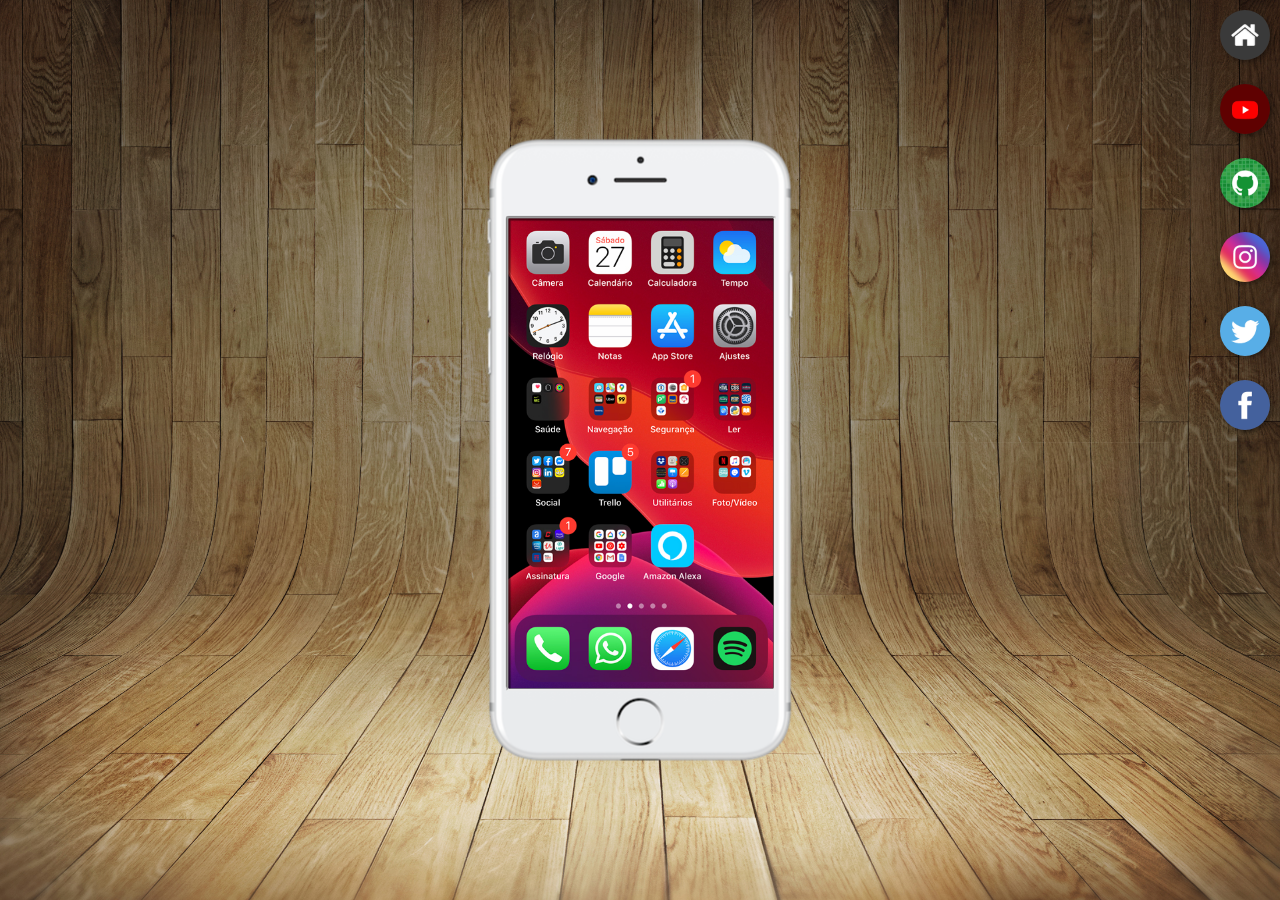
<file: index.html>
<!DOCTYPE html>
<html lang="pt-br">
<head>
    <meta charset="UTF-8">
    <meta name="viewport" content="width=device-width, initial-scale=1.0">
    <title>Projeto Redes Sociais</title>
    <link rel="shortcut icon" href="favicon.ico" type="image/x-icon">
    <link rel="stylesheet" href="estilos/style.css">
</head>
<body>
    <main>
        <section id="telefone">
            <iframe src="telas/home.html" title="home" name="tela" id="tela">
                Seu navegador não é compatível com iframes.
            </iframe>
        </section>
        <section id="icones">
            <a href="telas/home.html" target="tela"><img src="imagens/logo-home.jpg" alt="Home"></a> <br>
            <a href="telas/youtube.html" target="tela"><img src="imagens/logo-youtube.jpg" alt="Logo Youtube"></a> <br>
            <a href="telas/github.html" target="tela"><img src="imagens/logo-github.jpg" alt="Logo GitHub"></a> <br>
            <a href="telas/instagram.html" target="tela"><img src="imagens/logo-instagram.jpg" alt="Logo Instagram"></a> <br>
            <a href="telas/twitter.html" target="tela"><img src="imagens/logo-twitter.jpg" alt="Logo Twitter"></a> <br>
            <a href="telas/facebook.html" target="tela"><img src="imagens/logo-facebook.jpg" alt="Logo Facebook"></a>
        </section>
    </main>
</body>
</html>
</file>
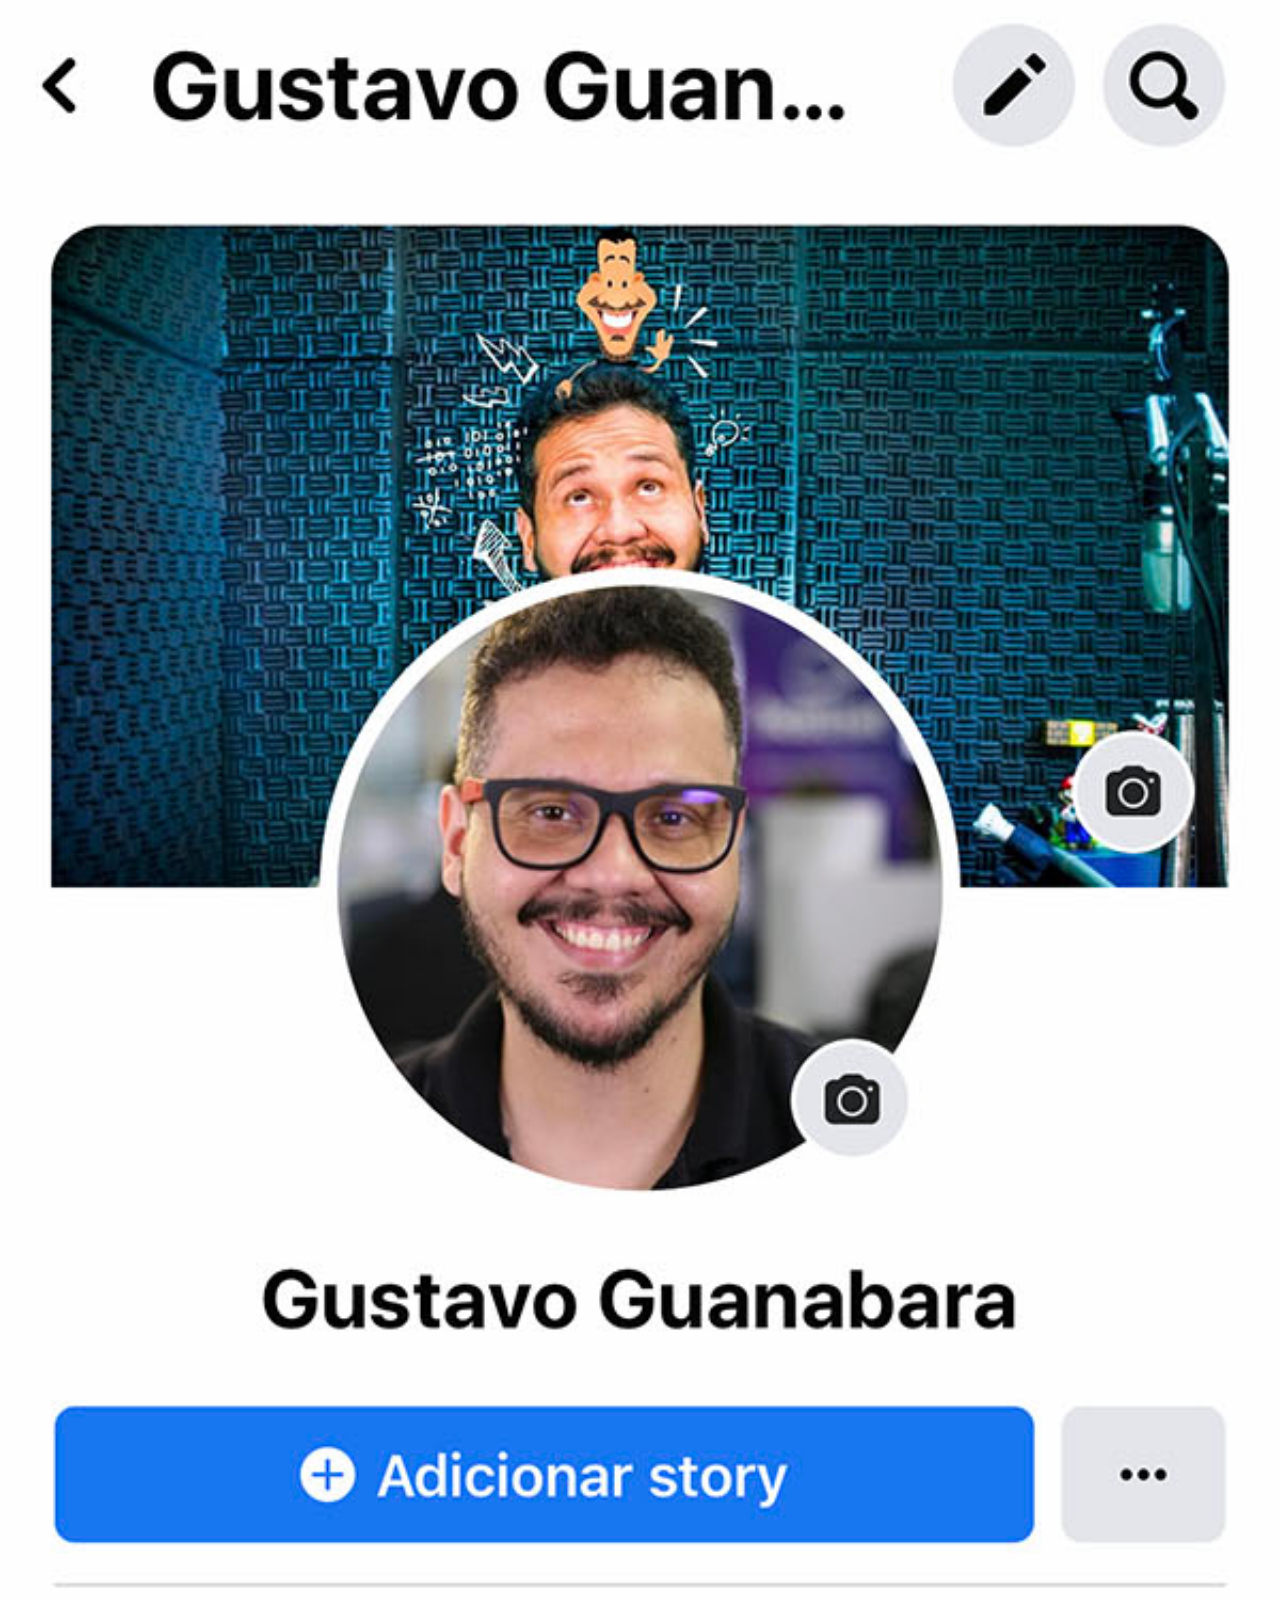
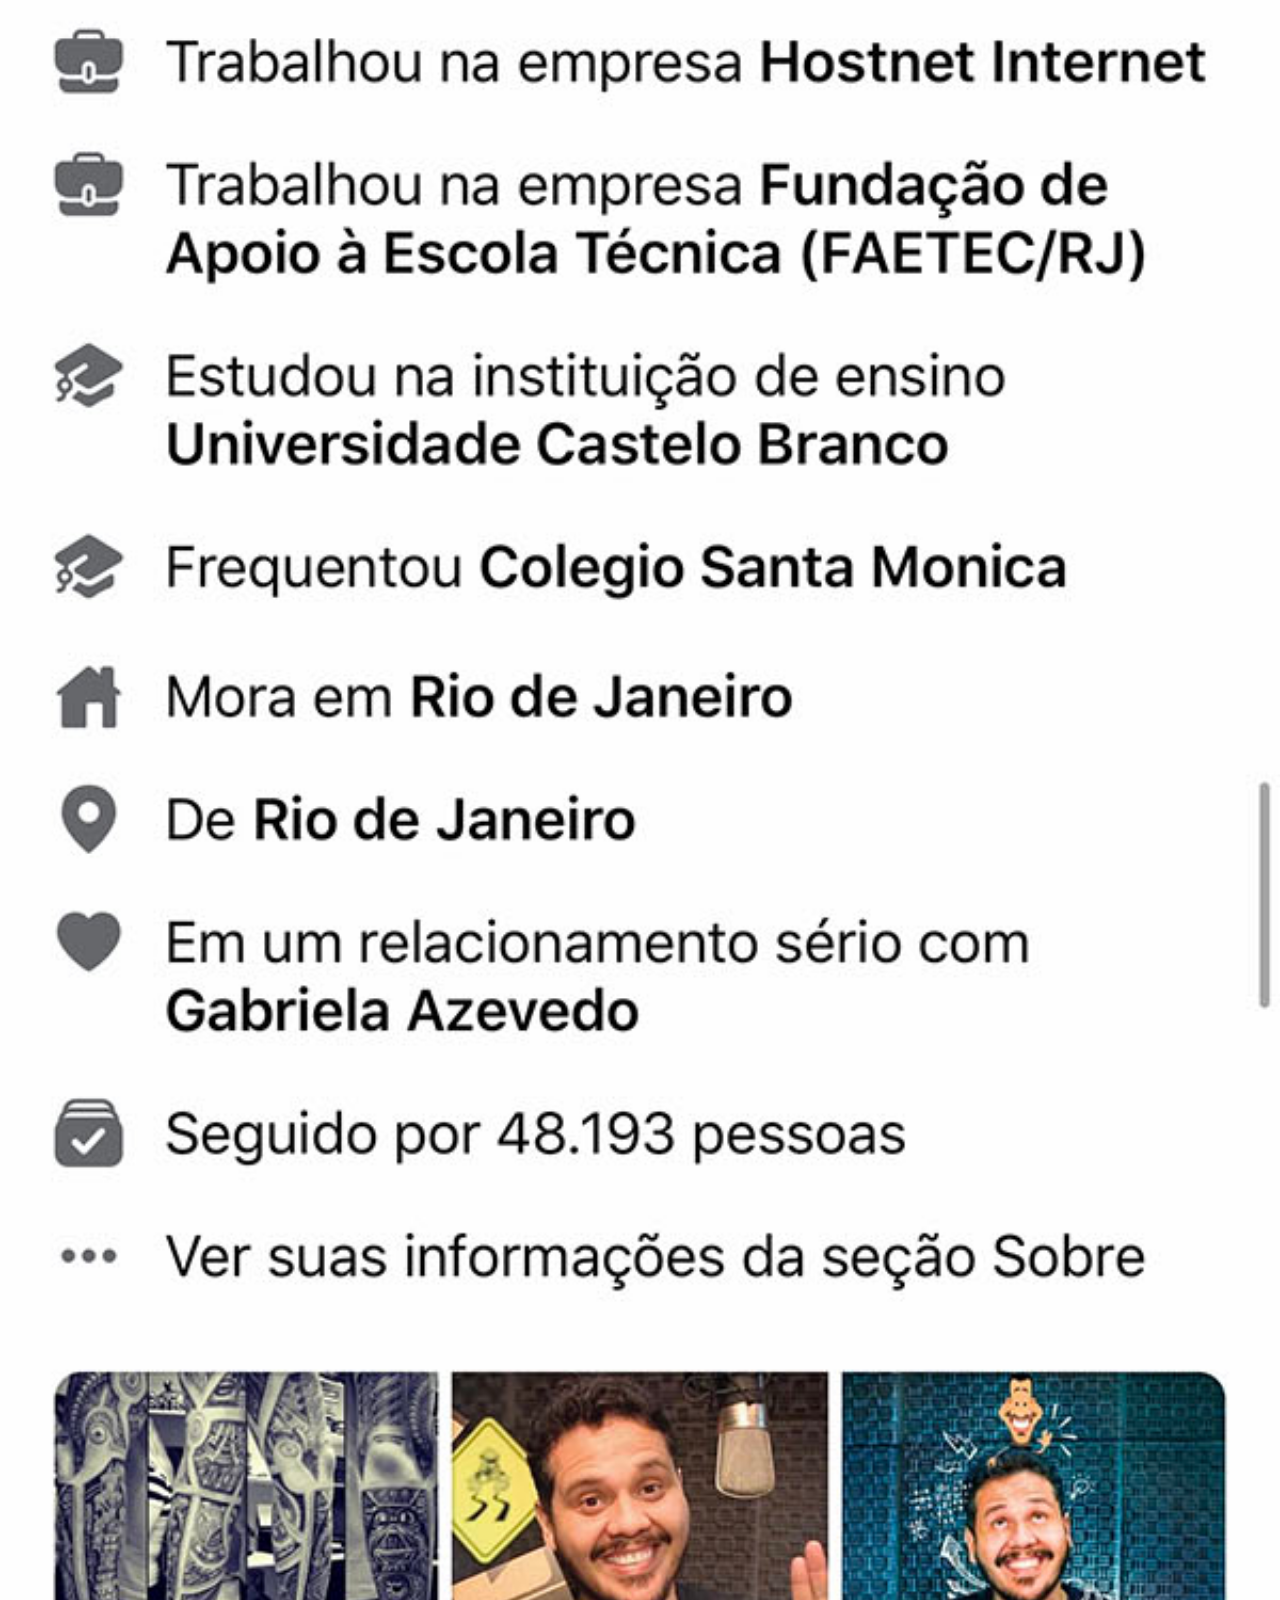
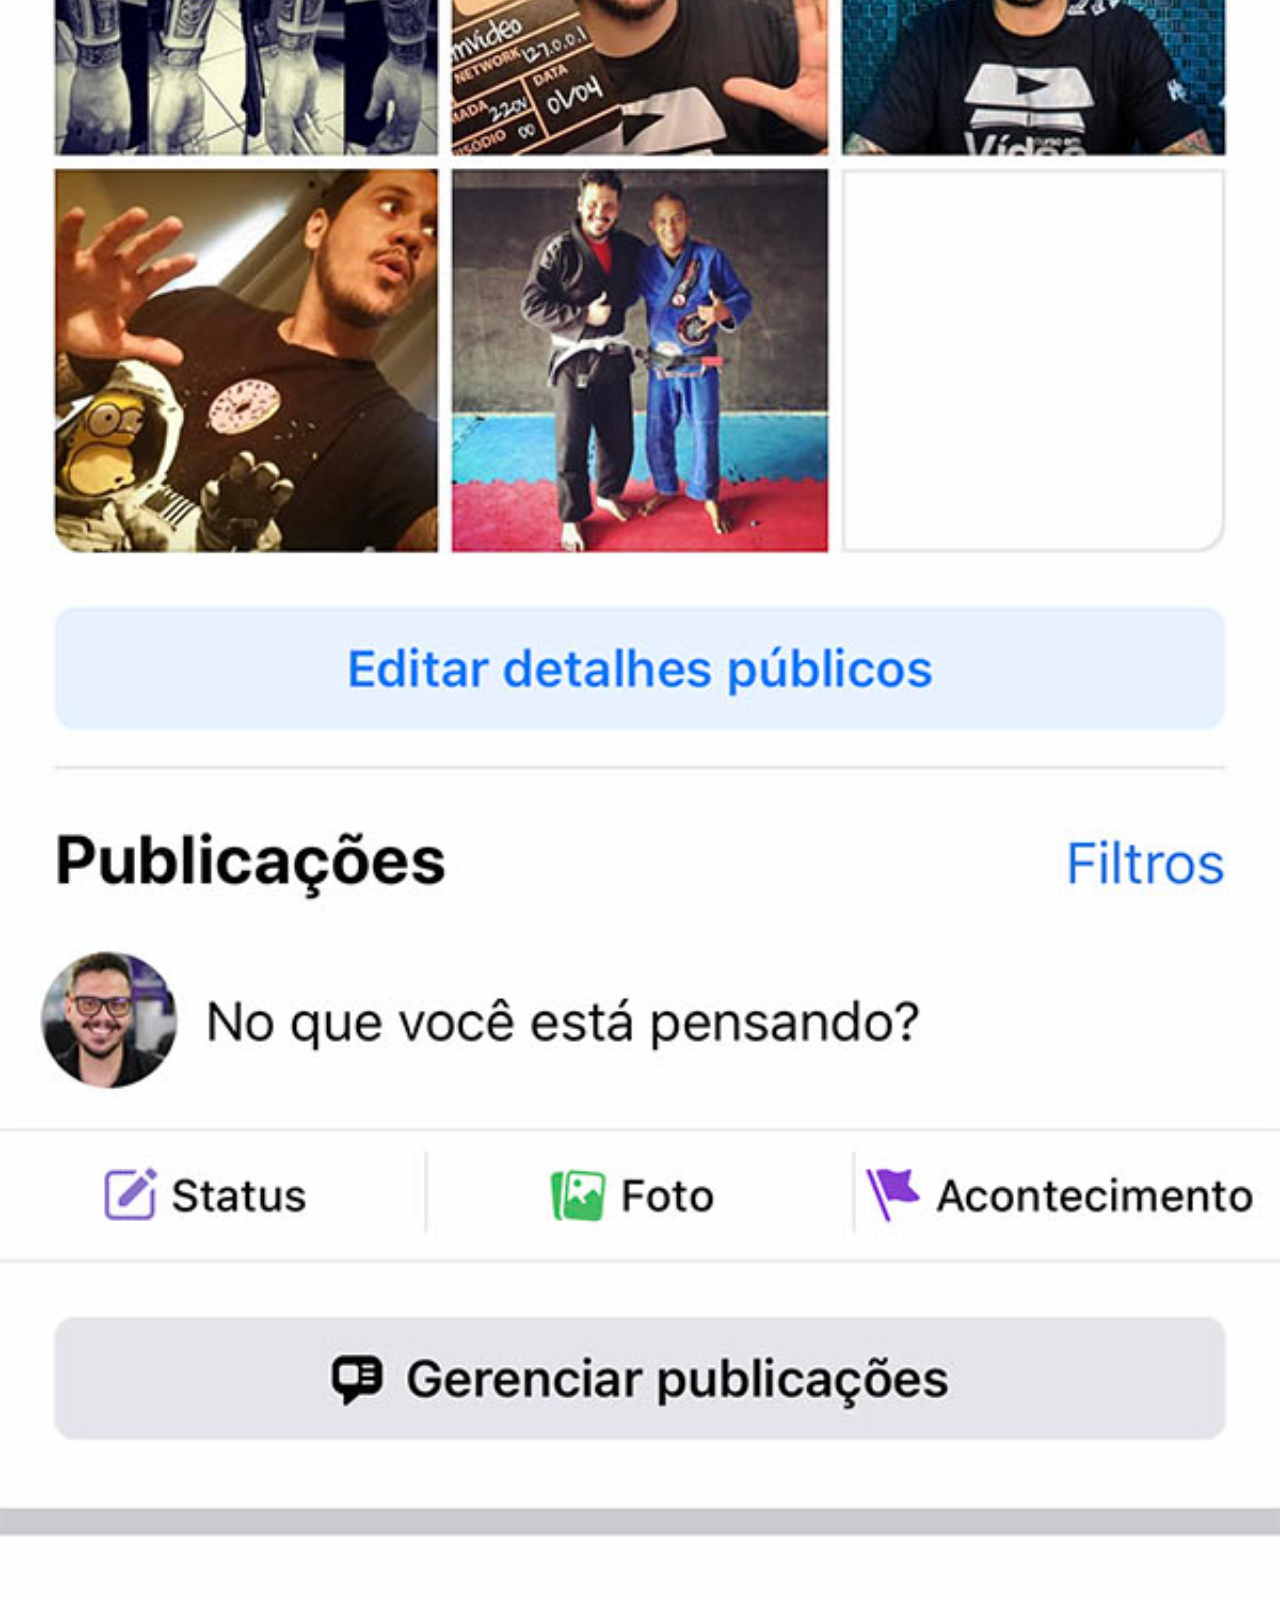
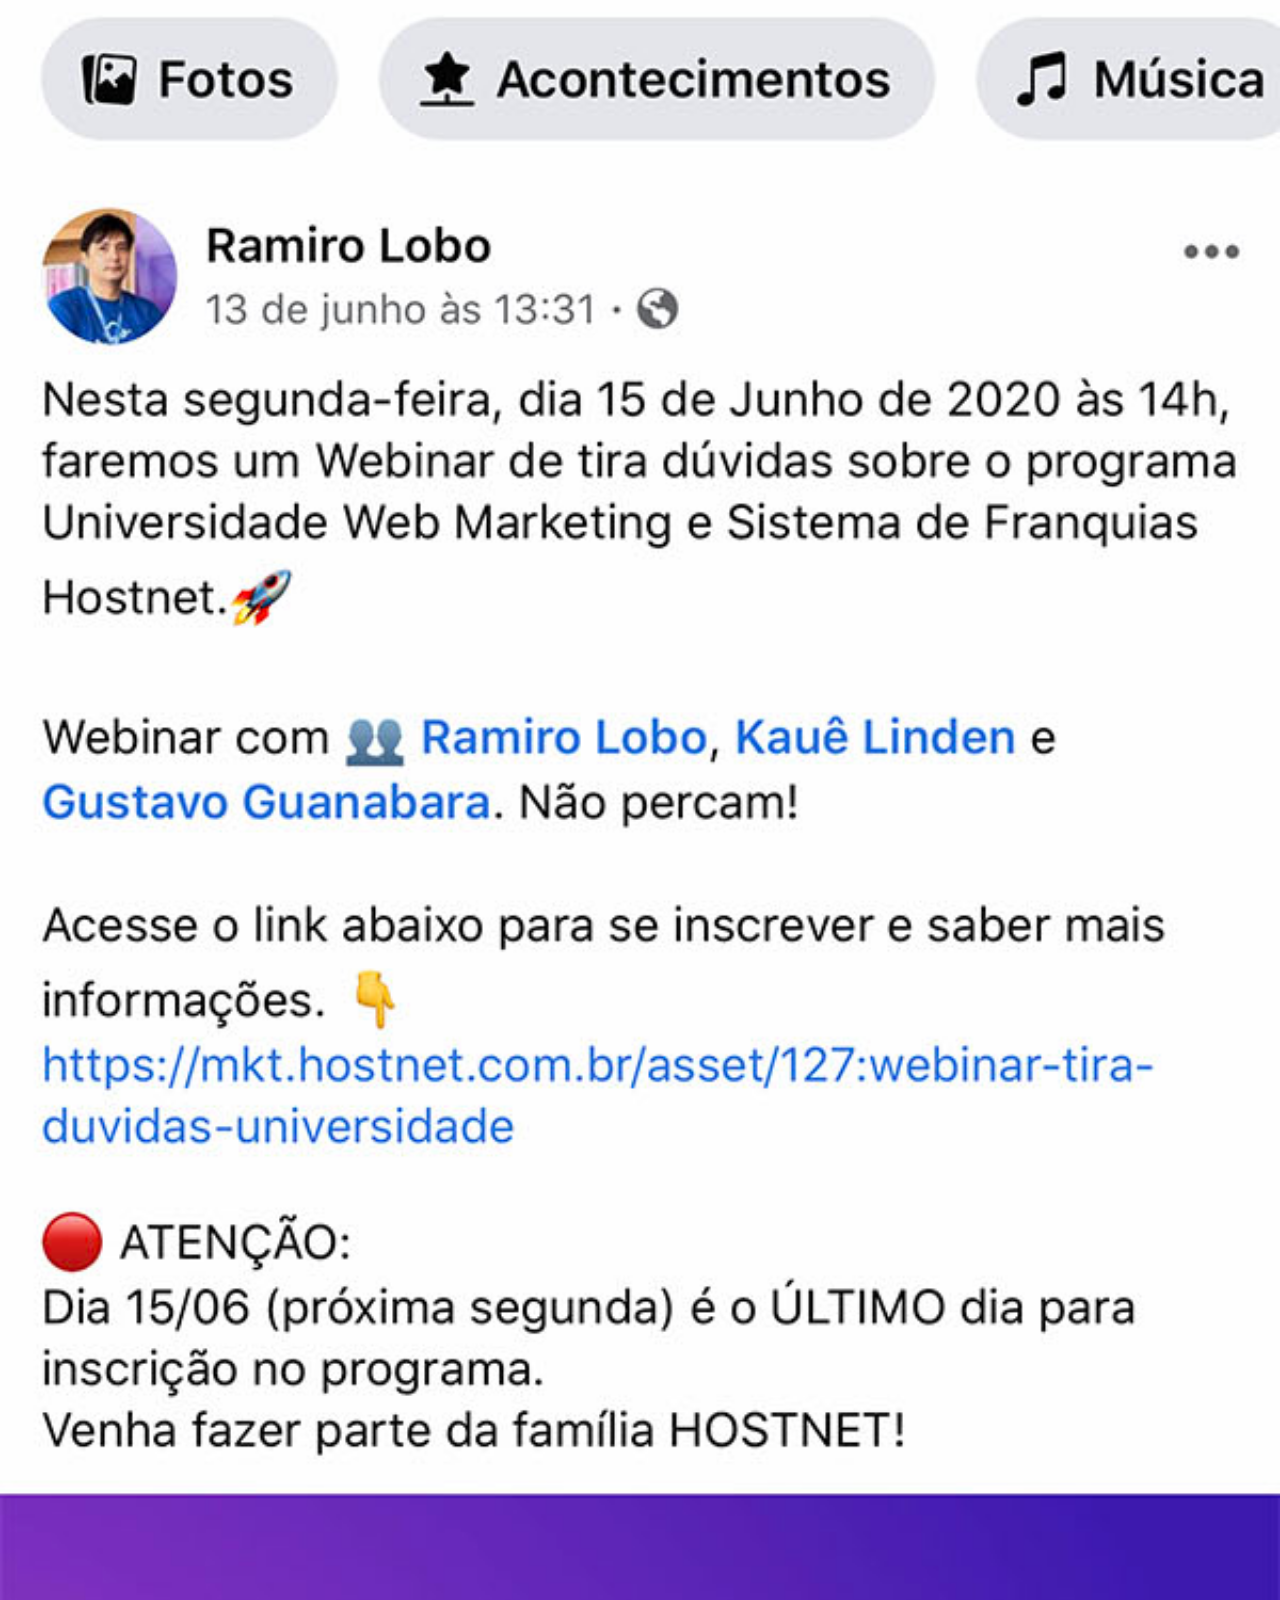
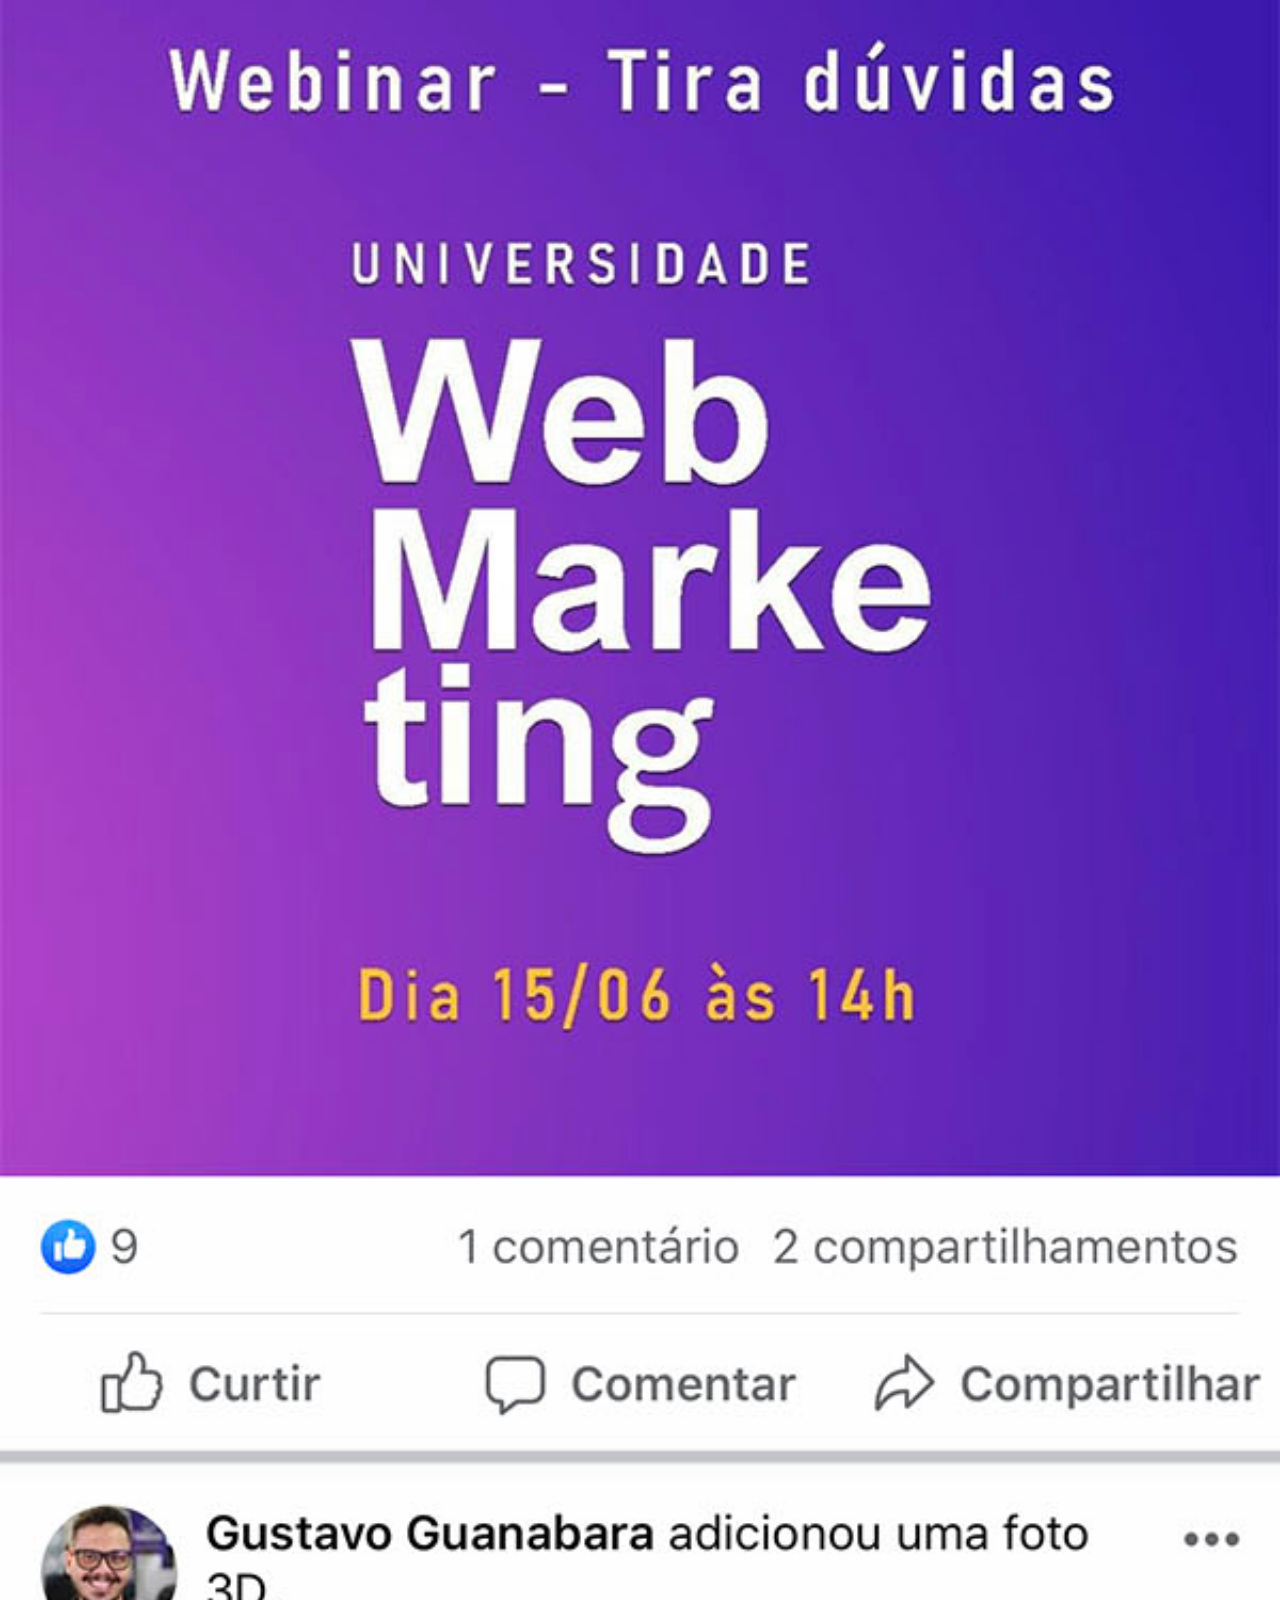
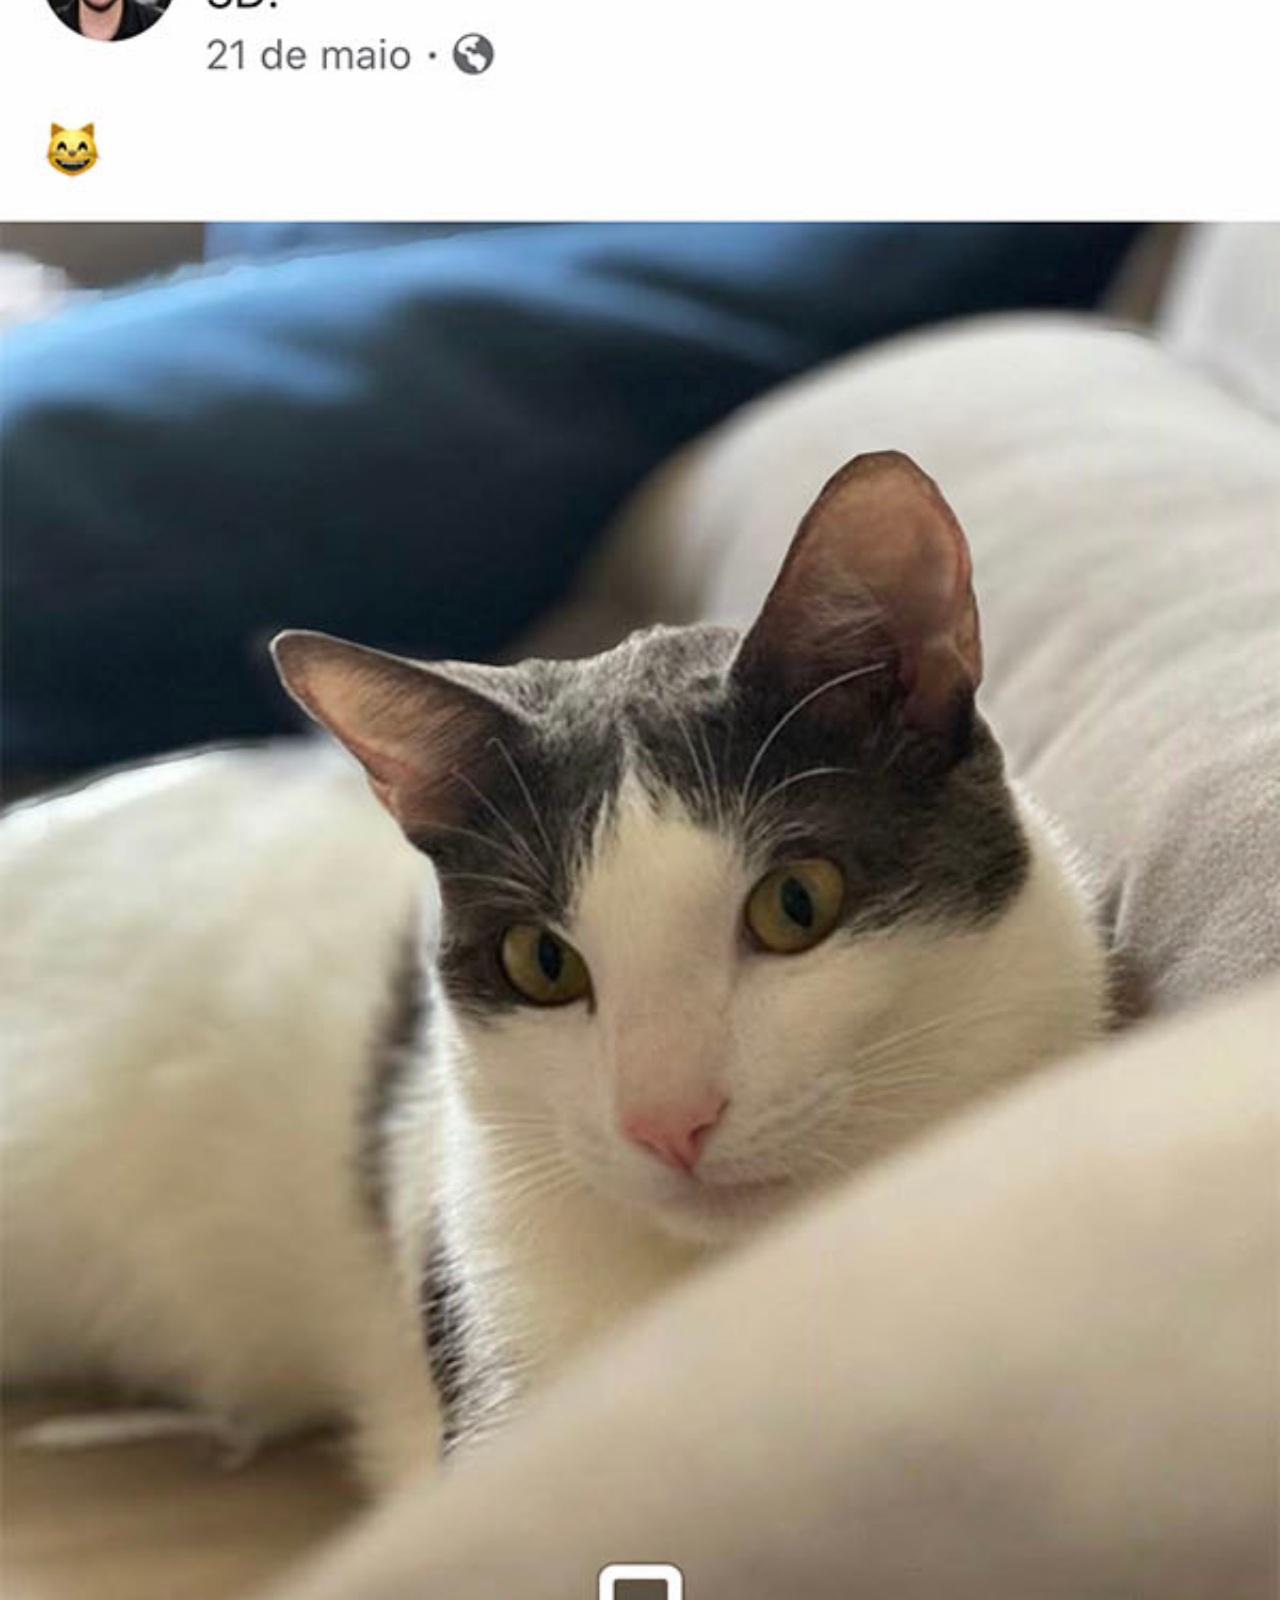
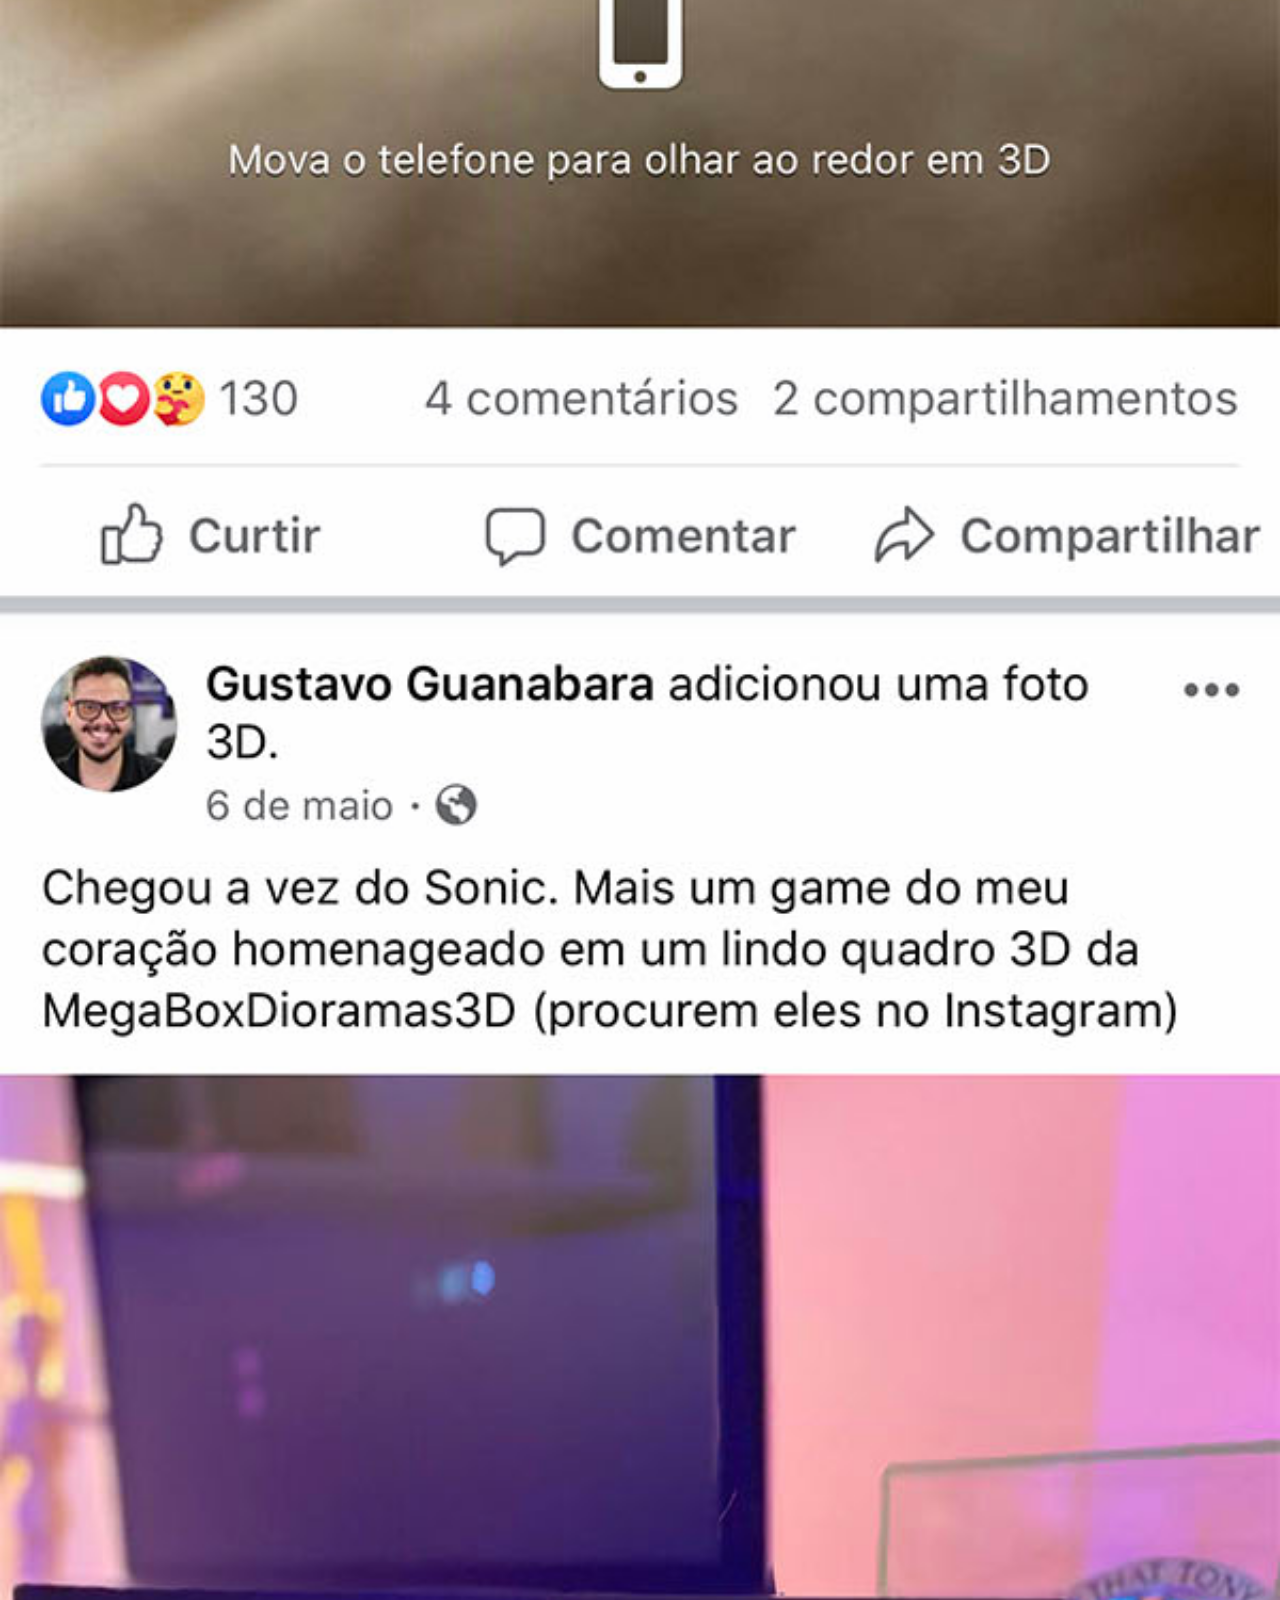
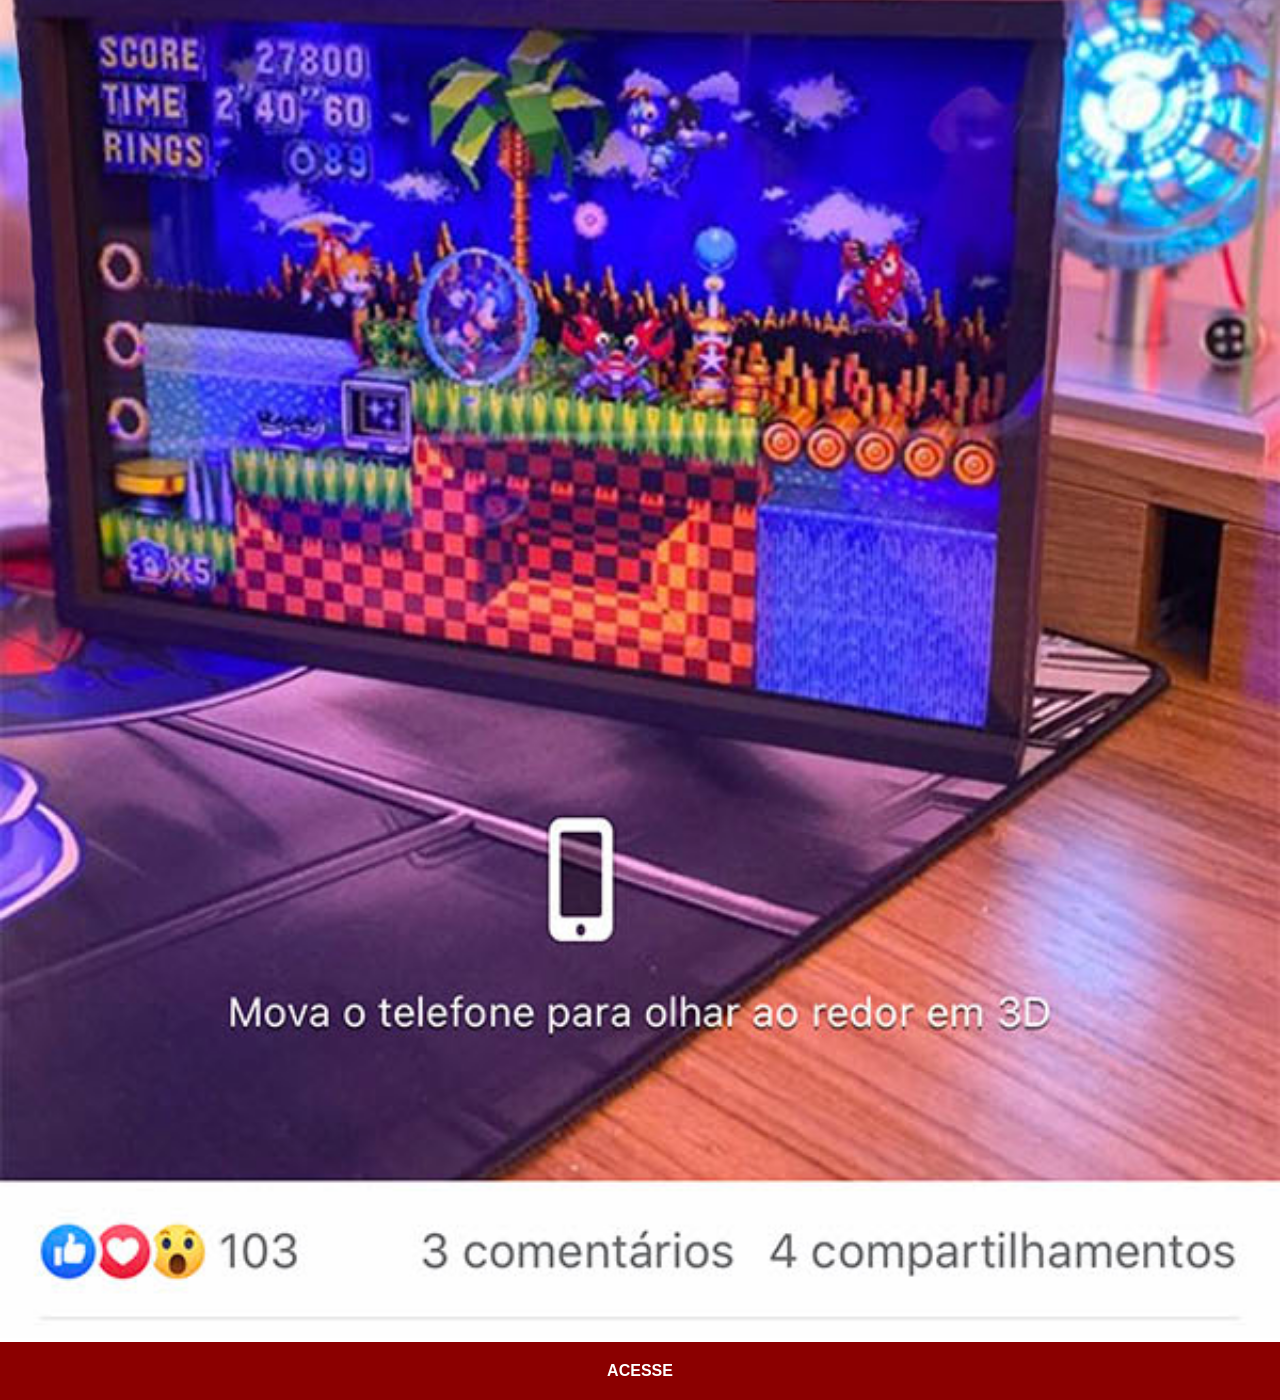
<file: telas/facebook.html>
<!DOCTYPE html>
<html lang="pt-br">
<head>
    <meta charset="UTF-8">
    <meta name="viewport" content="width=device-width, initial-scale=1.0">
    <title>Facebook</title>
    <link rel="stylesheet" href="../estilos/social.css">
</head>
<body>
    <img src="../imagens/tela-facebook.jpg" alt="Facebook">
    <a href="https://www.facebook.com/gustavoguanabara/?locale=pt_BR" target="_blank" rel="external noopener noreferrer">ACESSE</a>
</body>
</html>
</file>
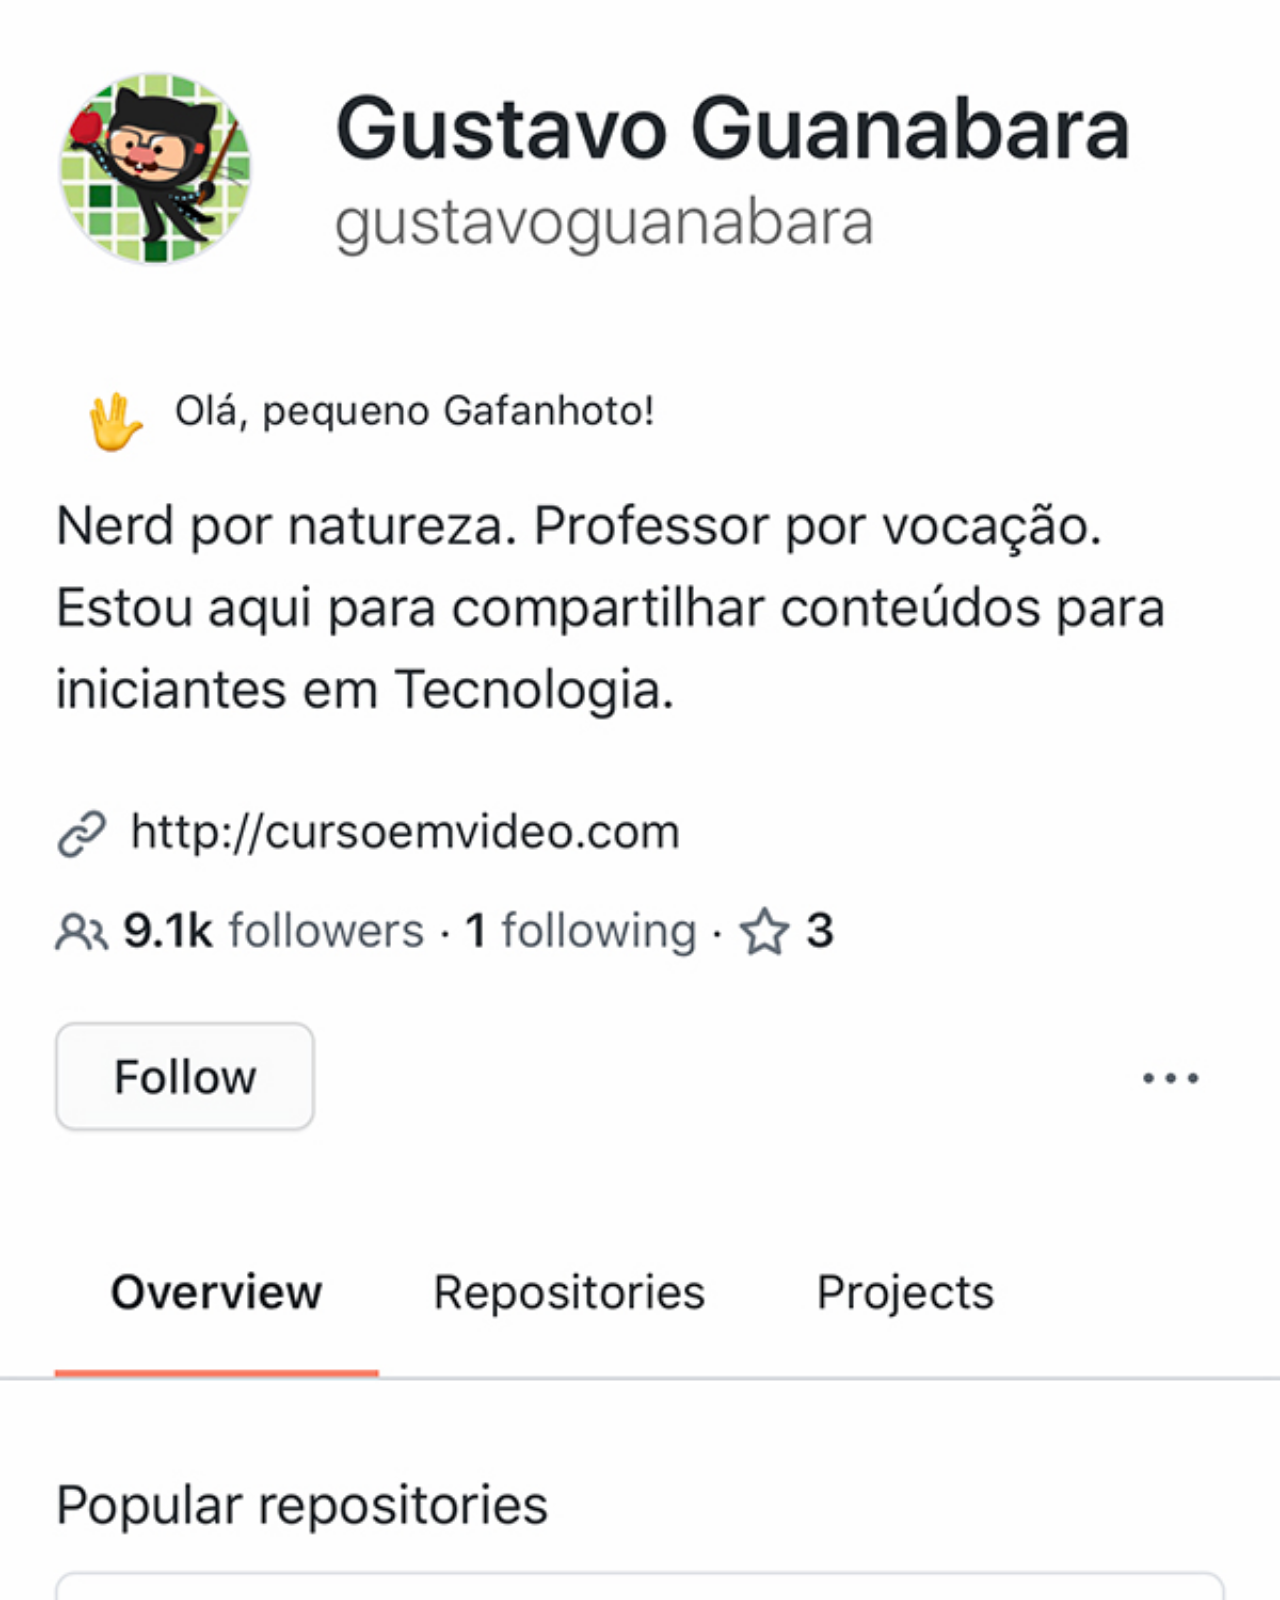
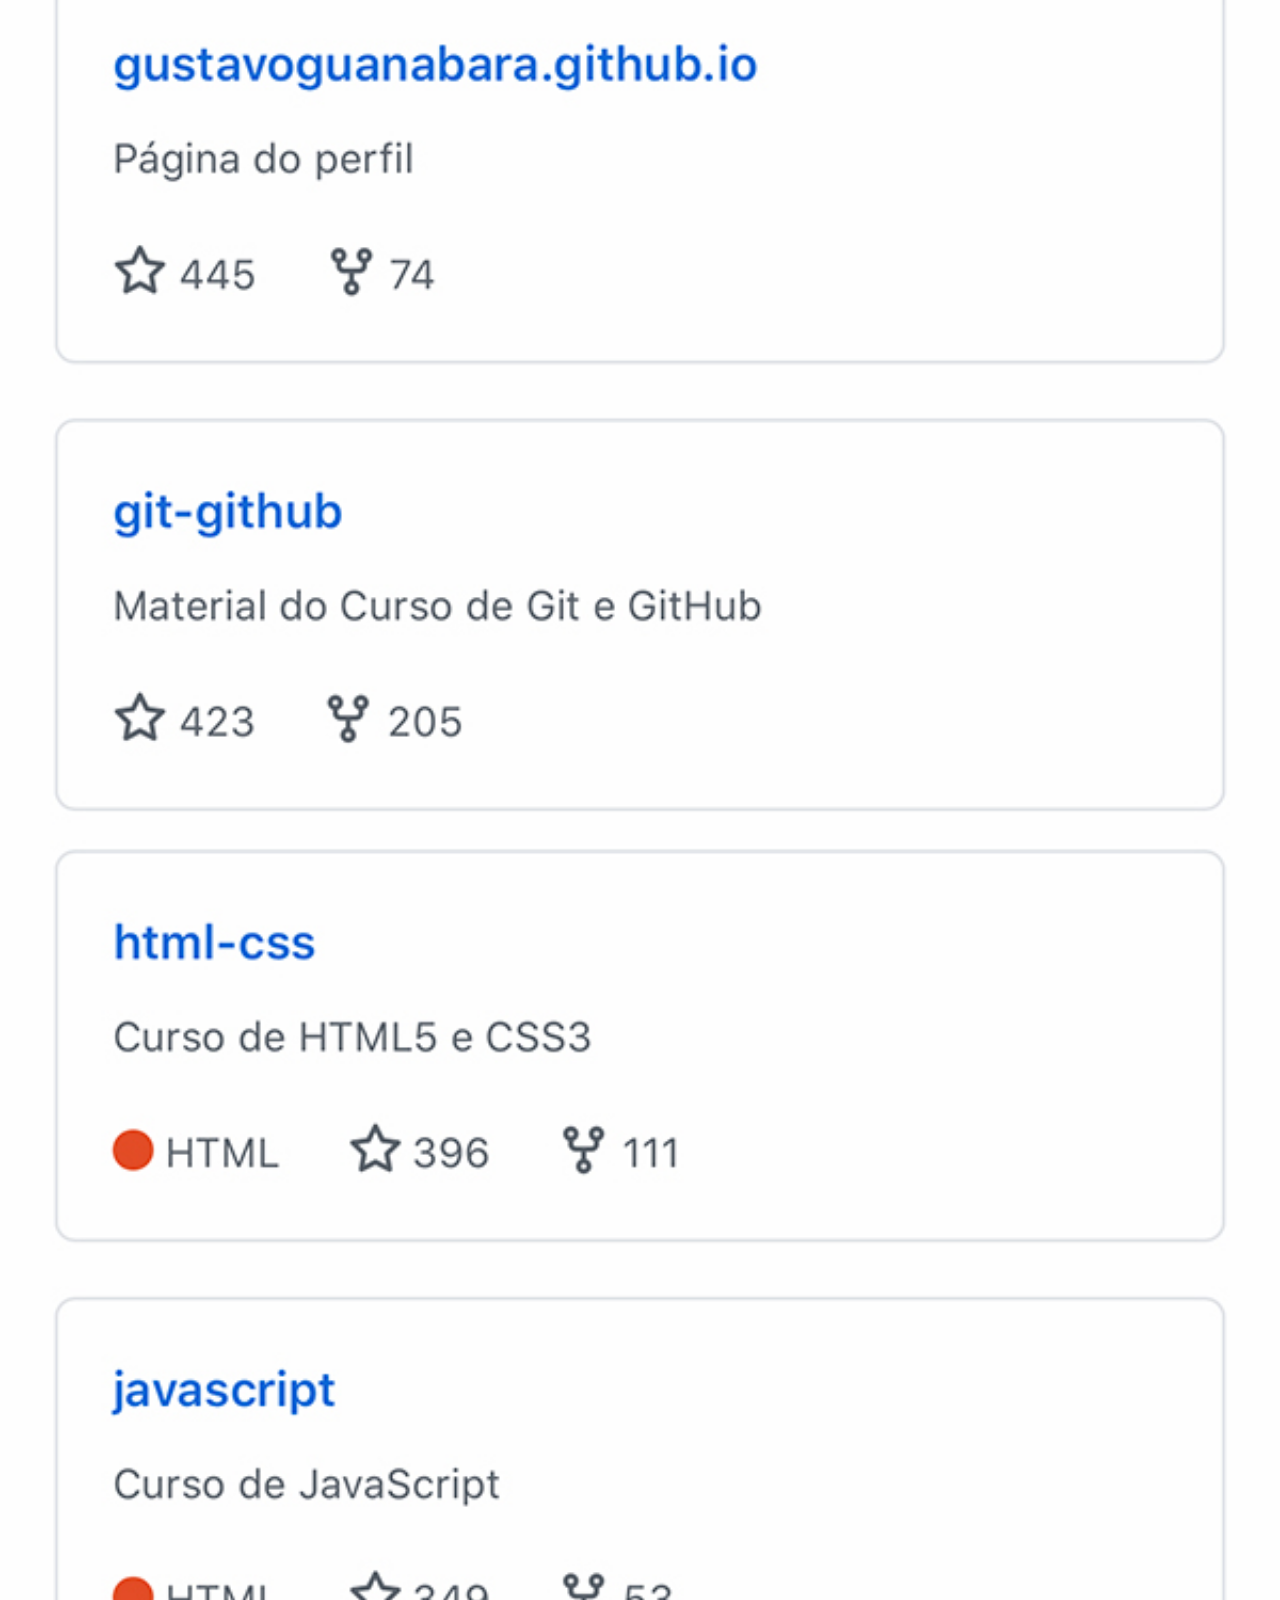
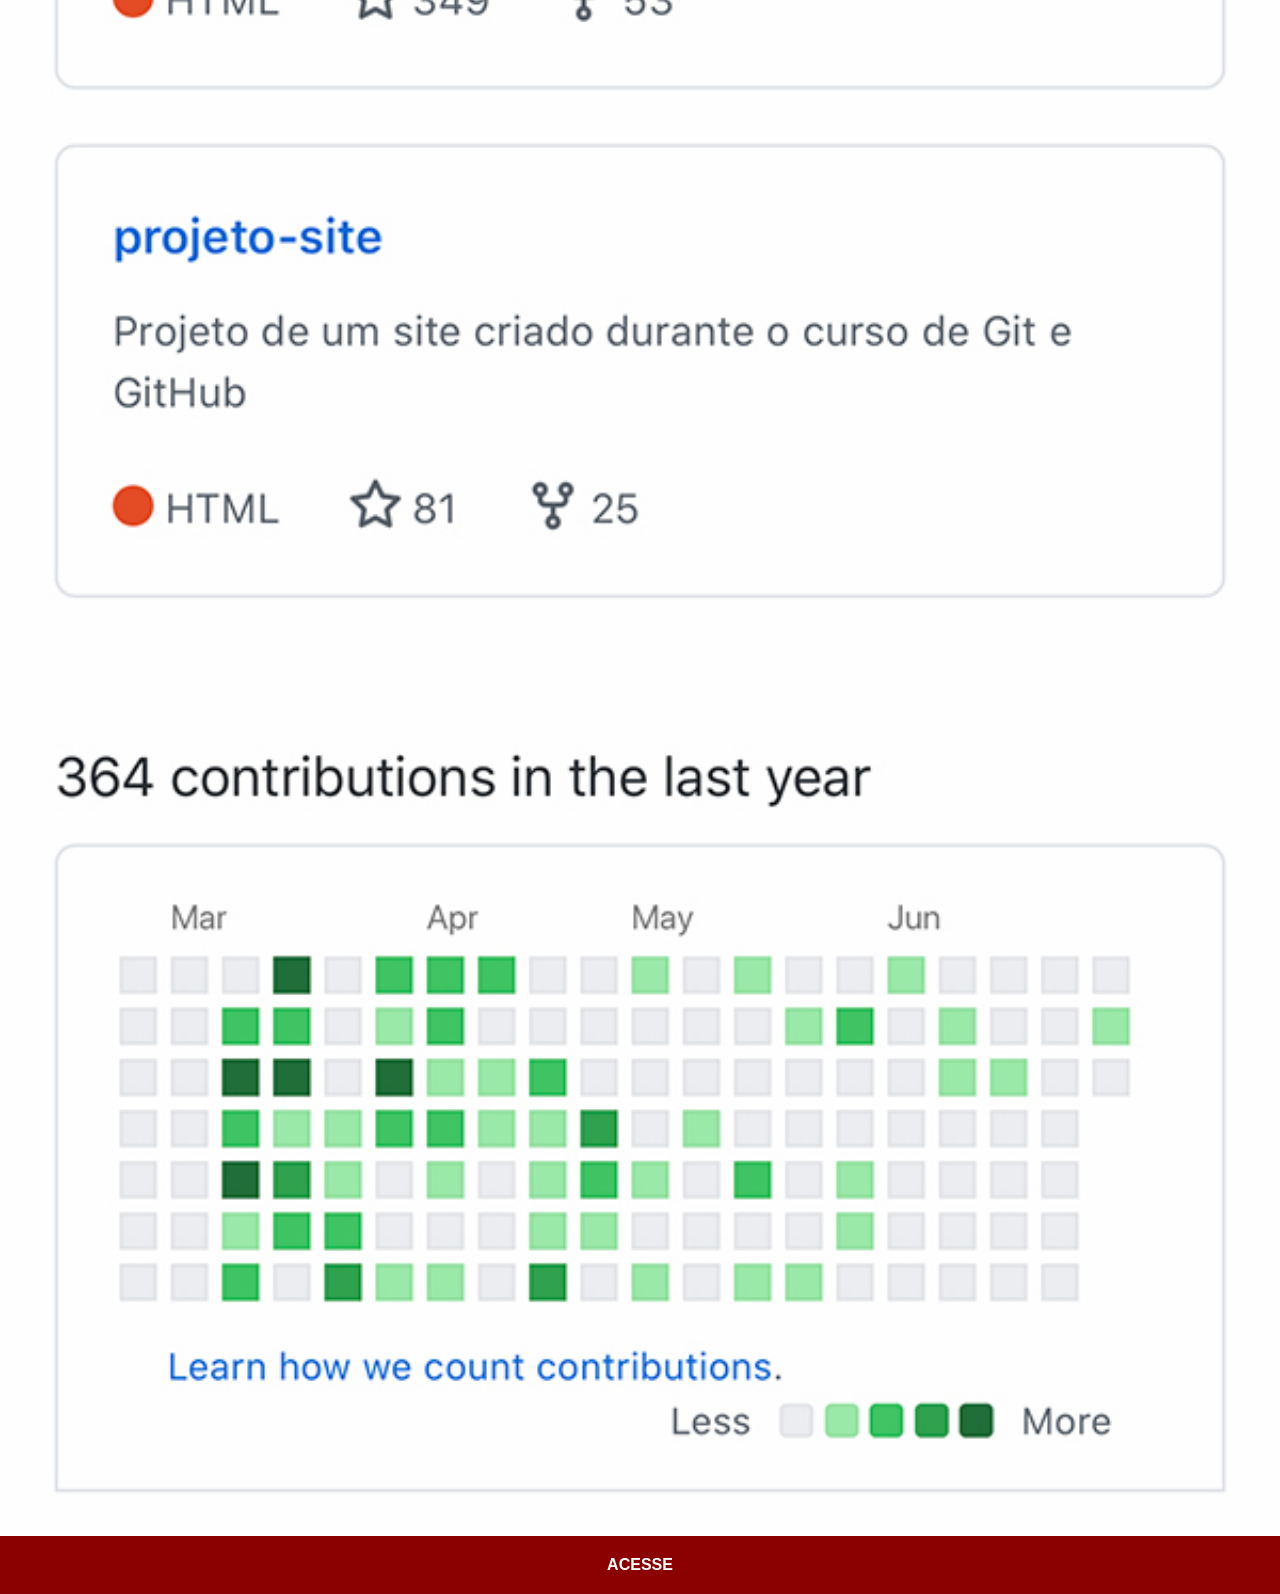
<file: telas/github.html>
<!DOCTYPE html>
<html lang="pt-br">
<head>
    <meta charset="UTF-8">
    <meta name="viewport" content="width=device-width, initial-scale=1.0">
    <title>GitHub</title>
    <link rel="stylesheet" href="../estilos/social.css">
</head>
<body>
    <img src="../imagens/tela-github.jpg" alt="Github">
    <a href="https://github.com/gustavoguanabara" target="_blank" rel="external noopener noreferrer">ACESSE</a>
</body>
</html>
</file>
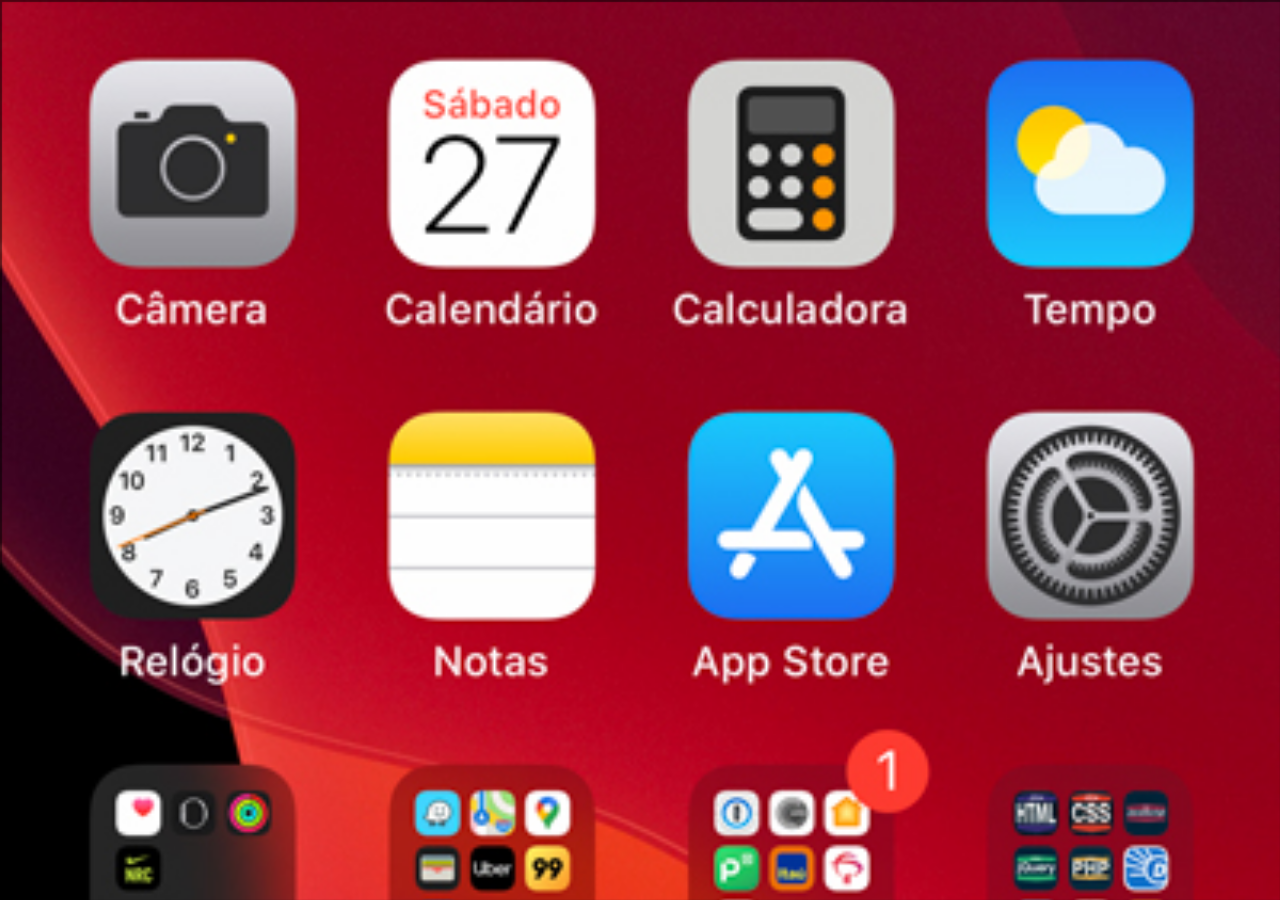
<file: telas/home.html>
<!DOCTYPE html>
<html lang="pt-br">
<head>
    <meta charset="UTF-8">
    <meta name="viewport" content="width=device-width, initial-scale=1.0">
    <title>Home</title>
</head>
<style>
    *{
        margin: 0;
        padding: 0;
    }
    body {
        width: 100vw;
        height: 100vh;
        background: black url('../imagens/tela-home.jpg') no-repeat top center;
        background-size: cover;
        background-attachment: fixed;
        box-shadow: inset 1px 1px 1px 1px rgba(0, 0, 0, 0.536);
    }
</style>
<body>
    
</body>
</html>
</file>
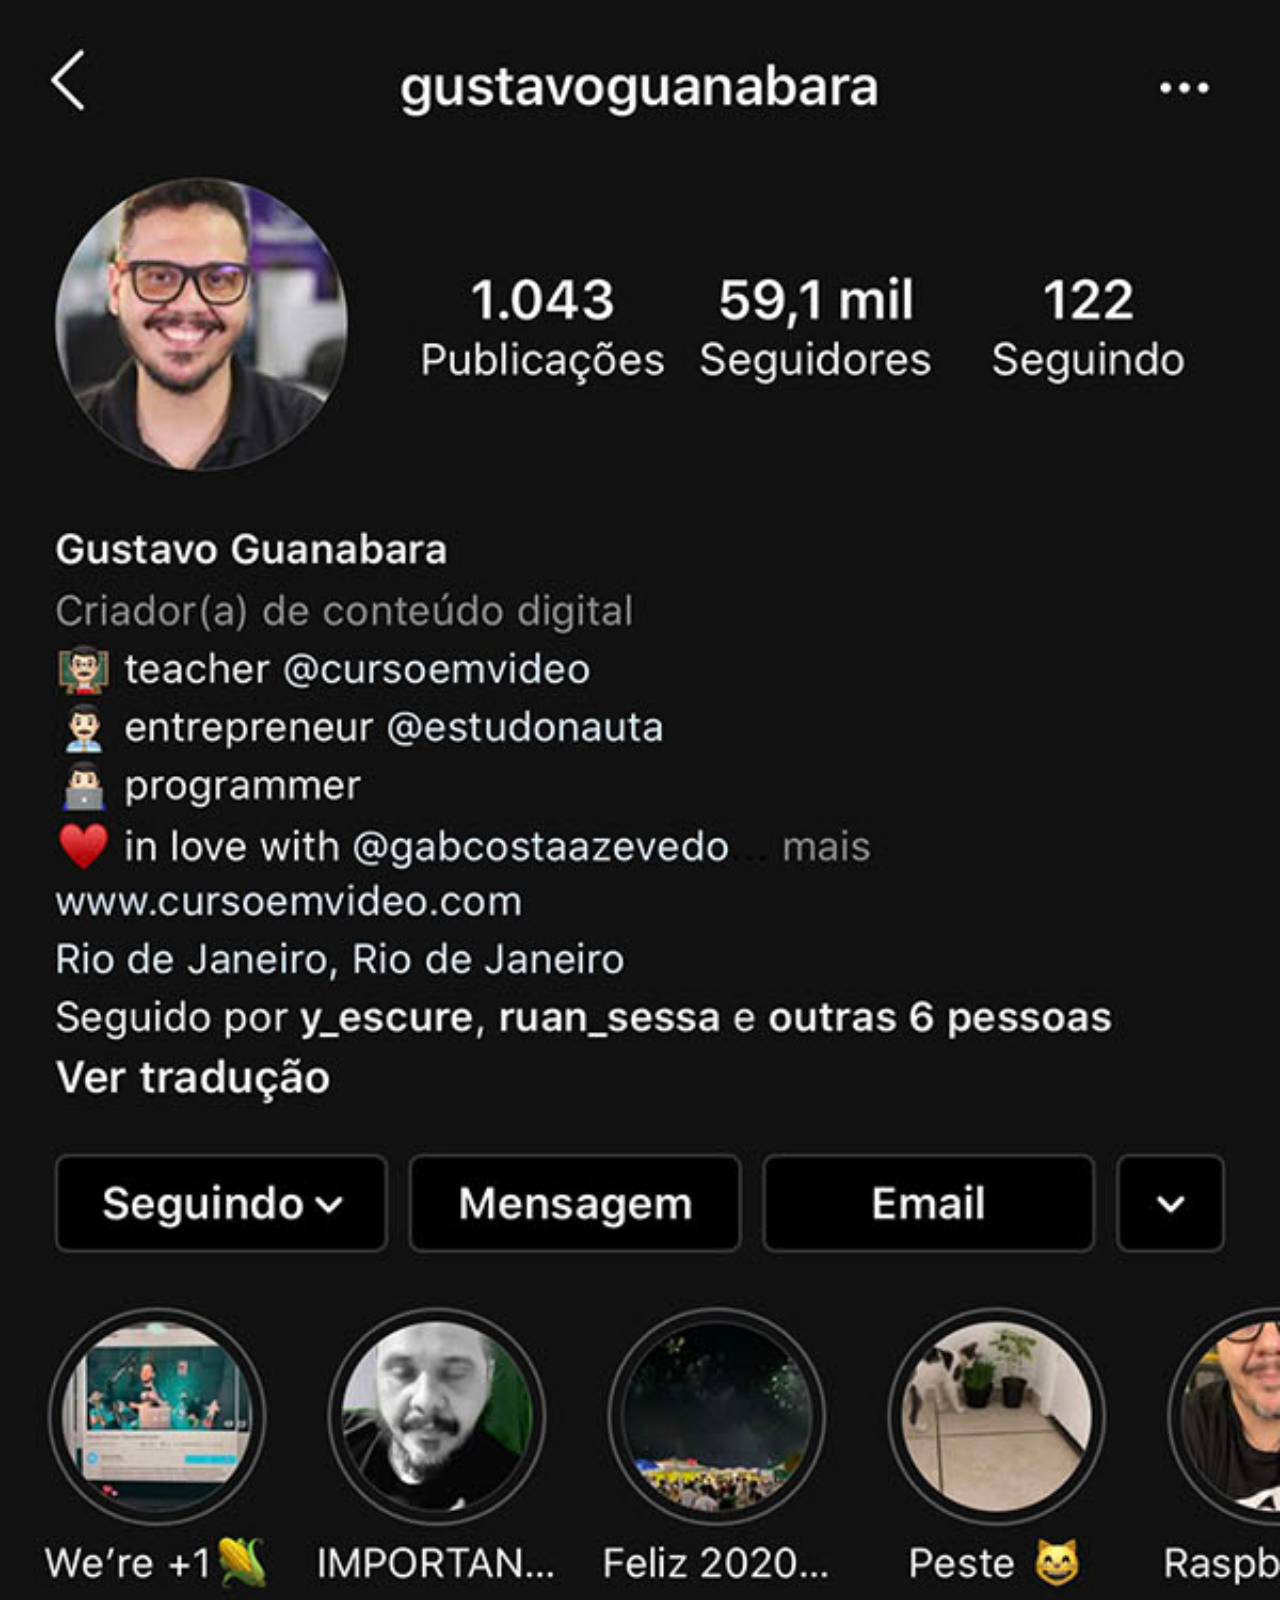
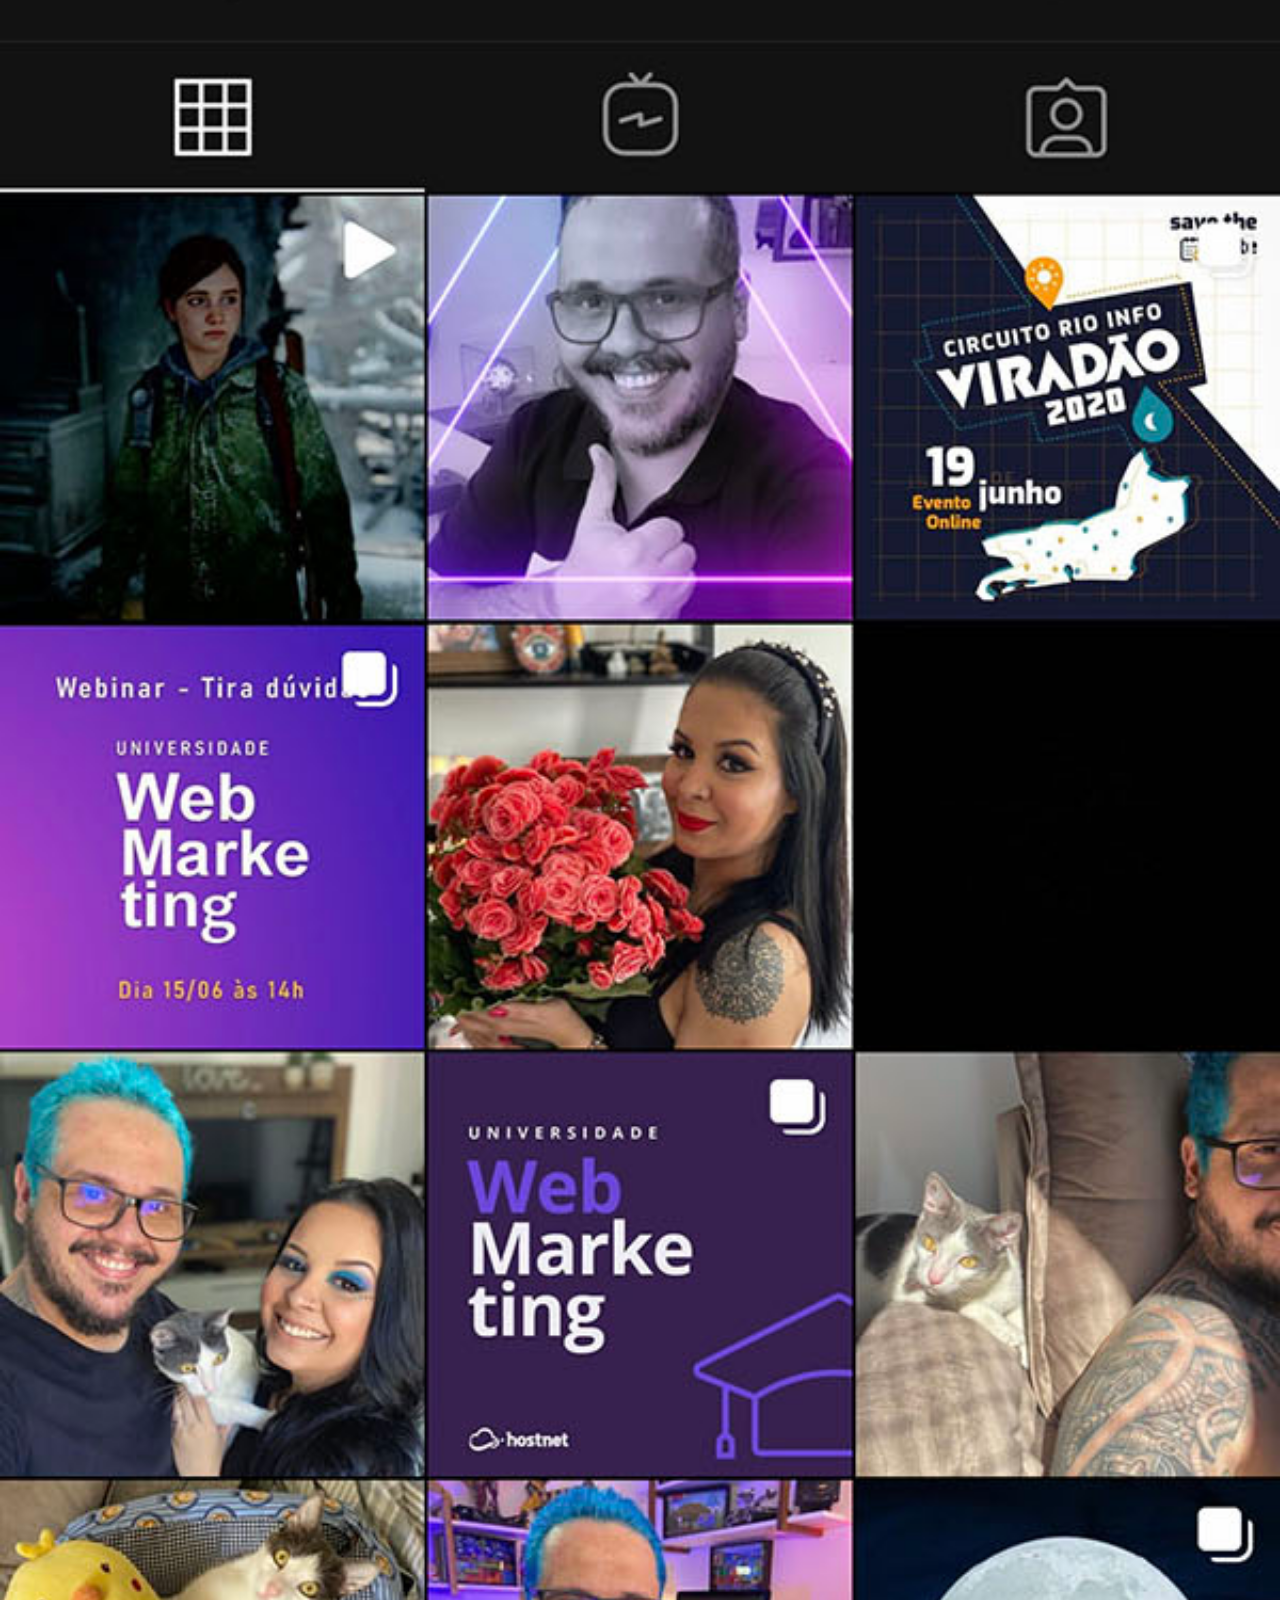
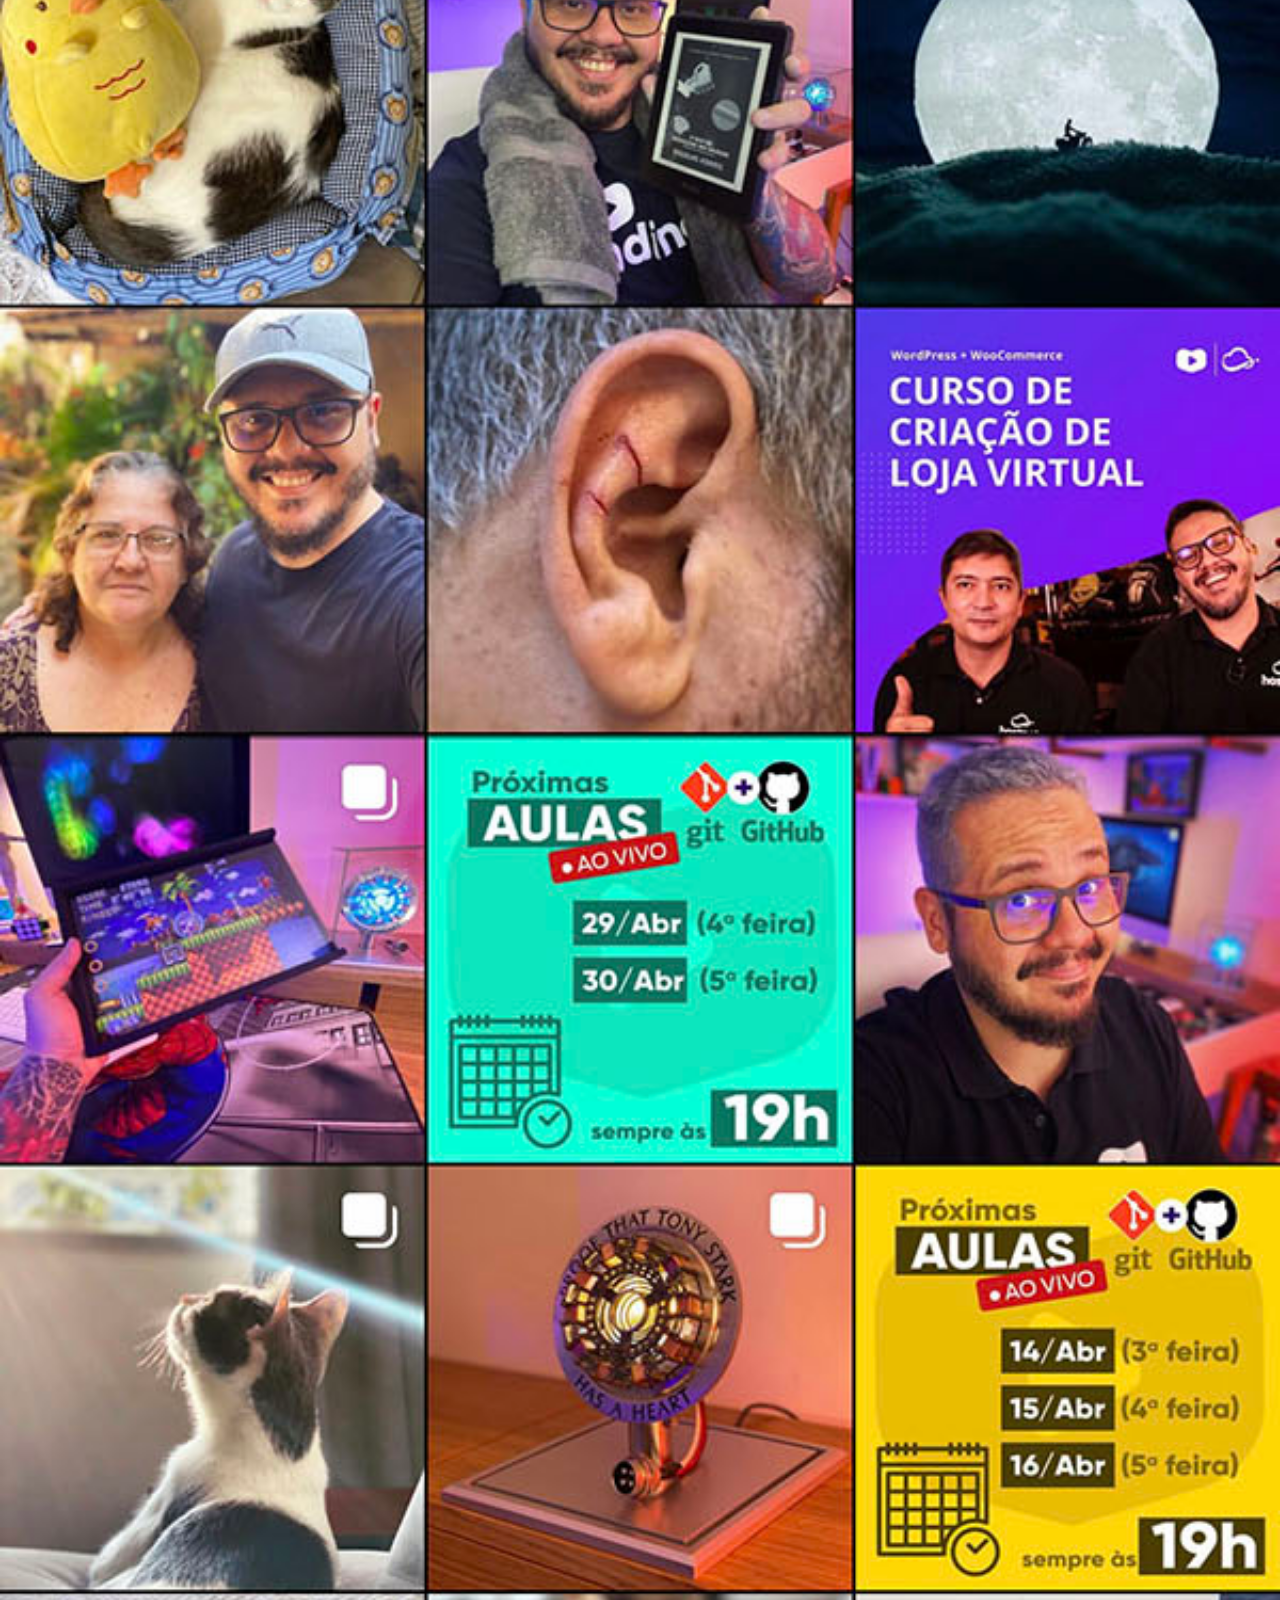
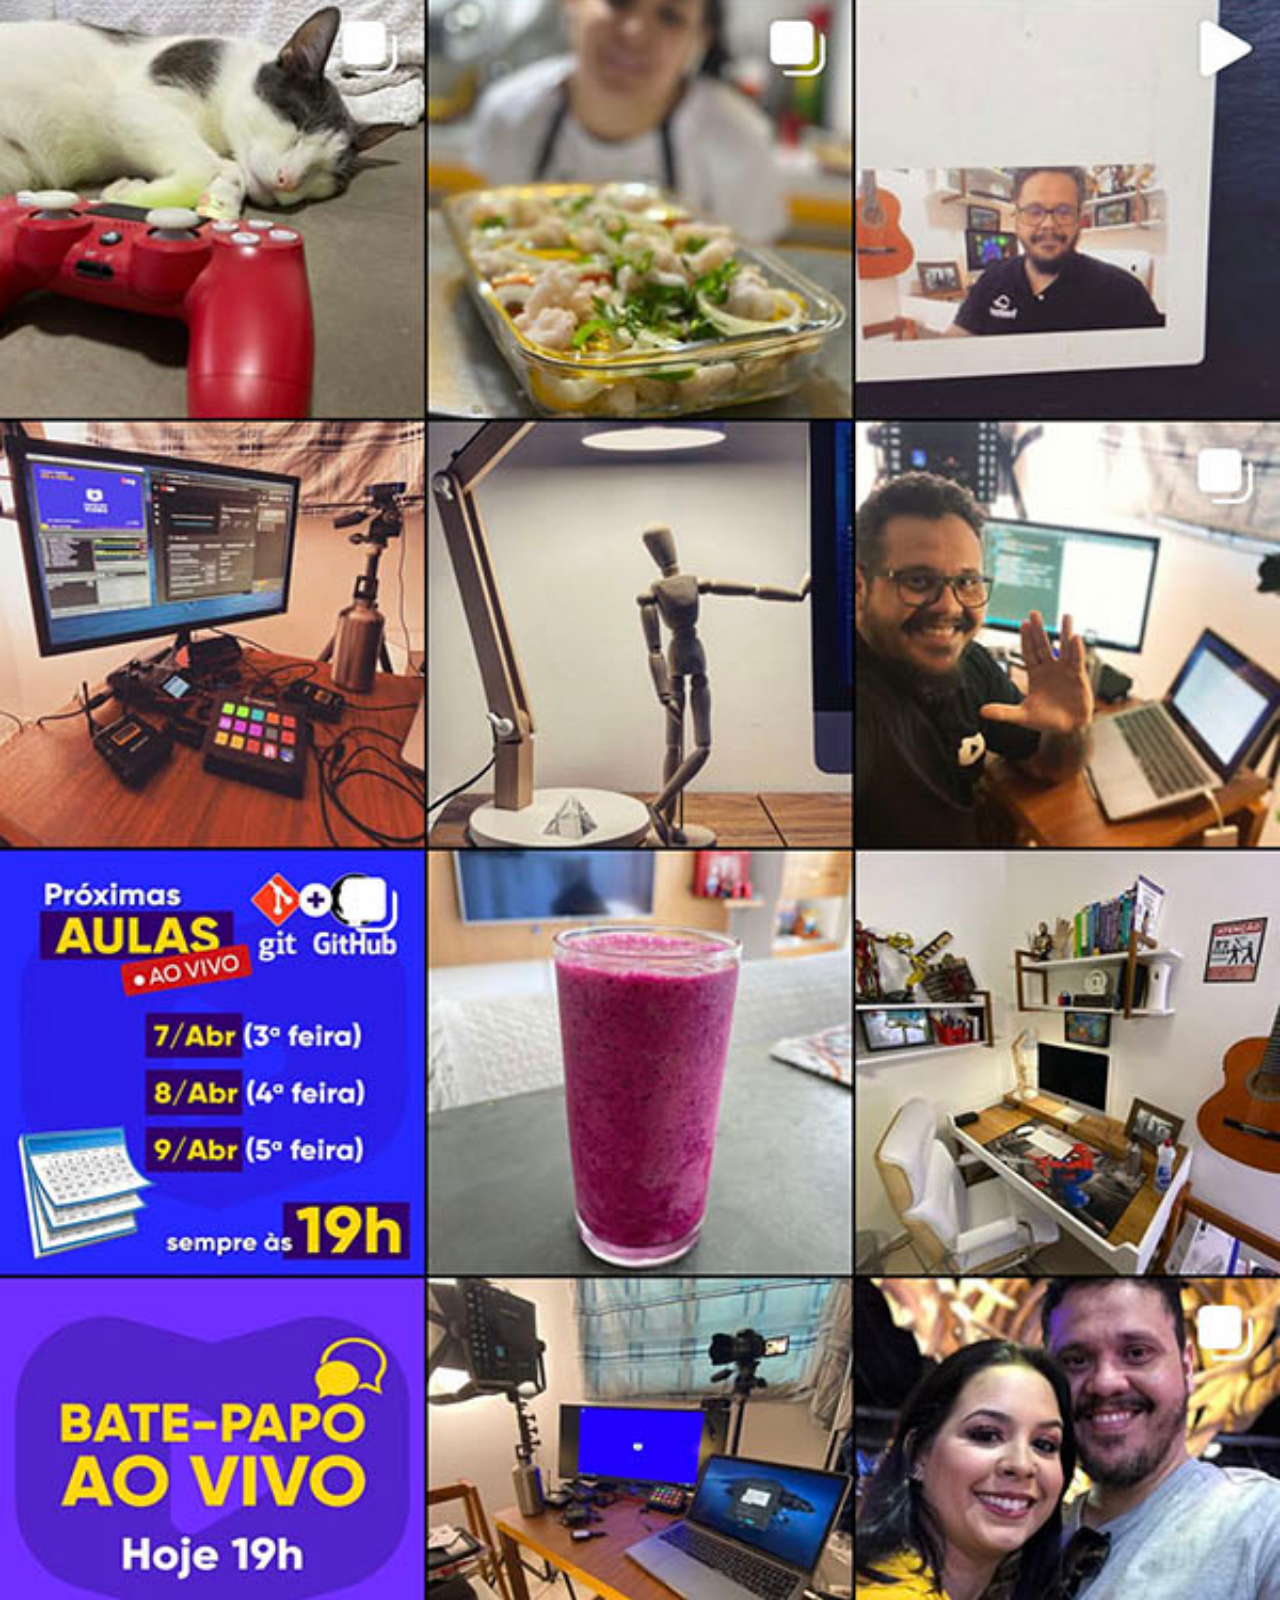
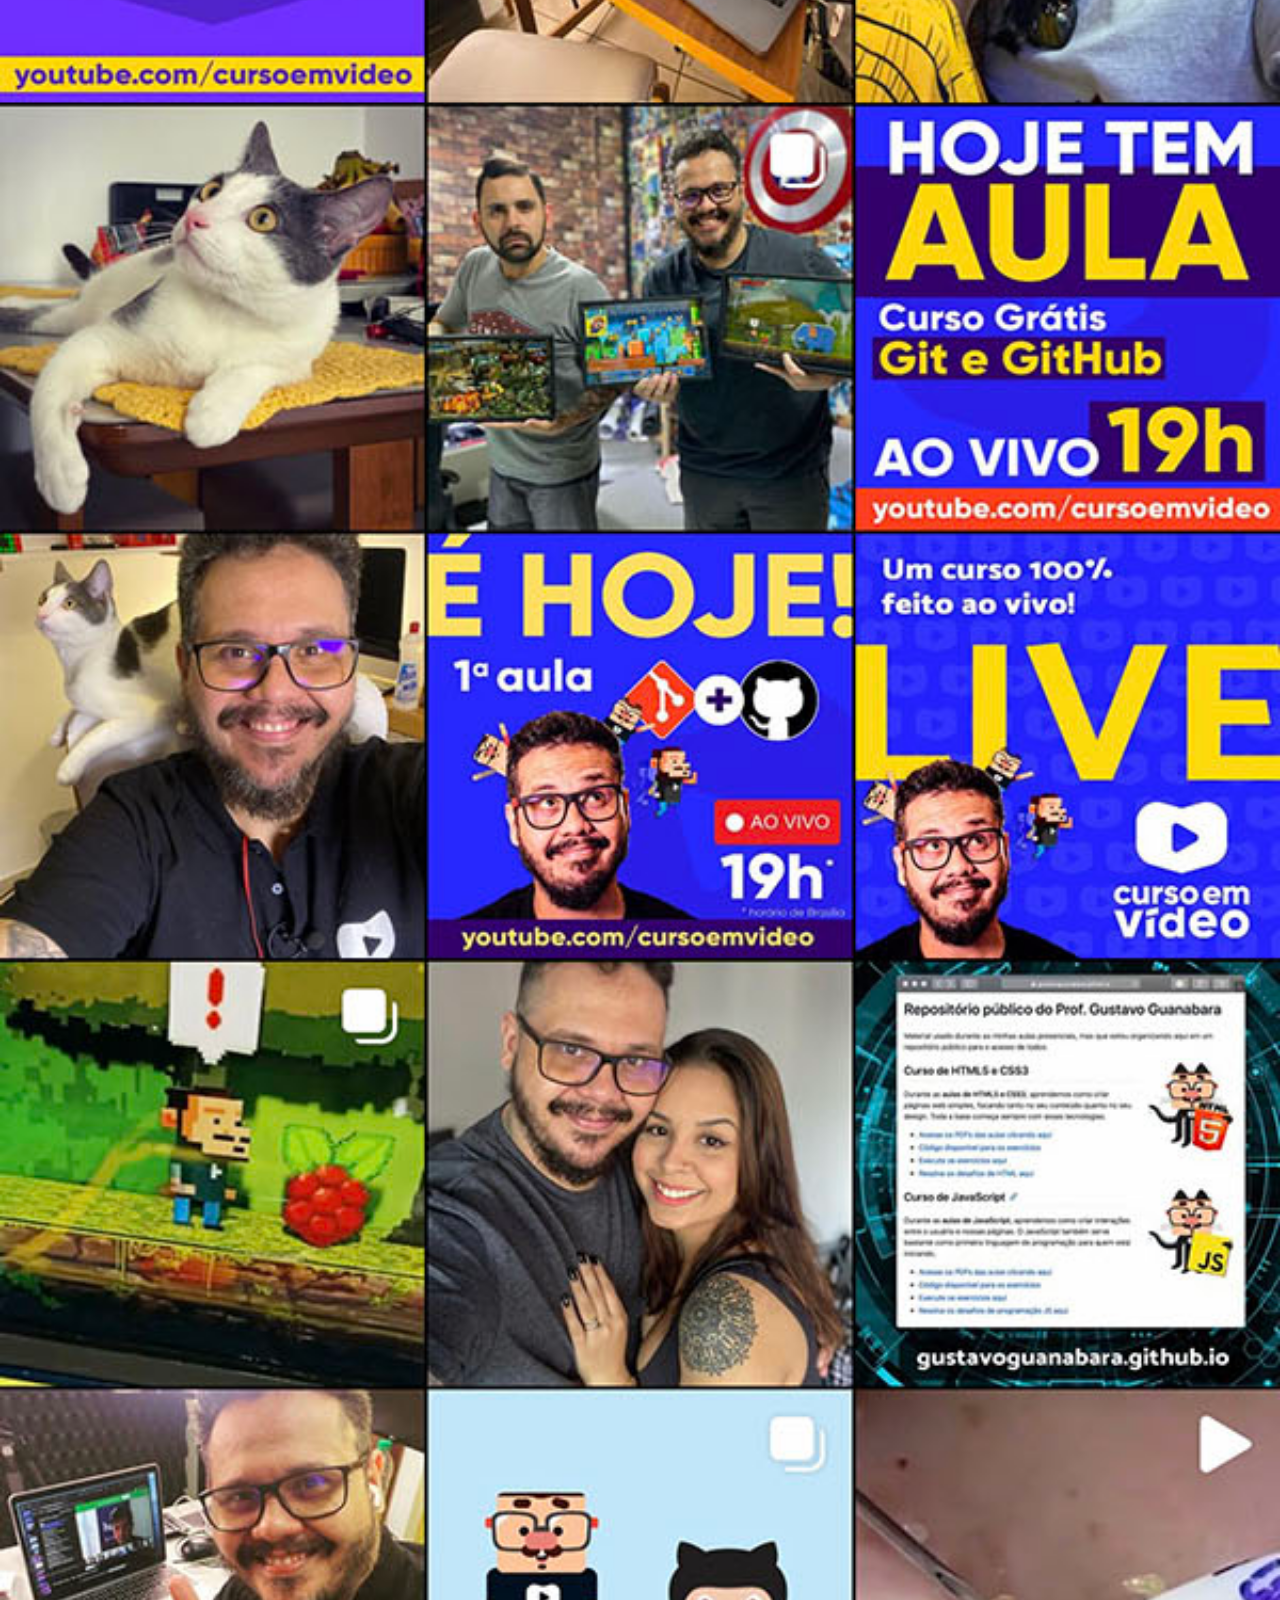
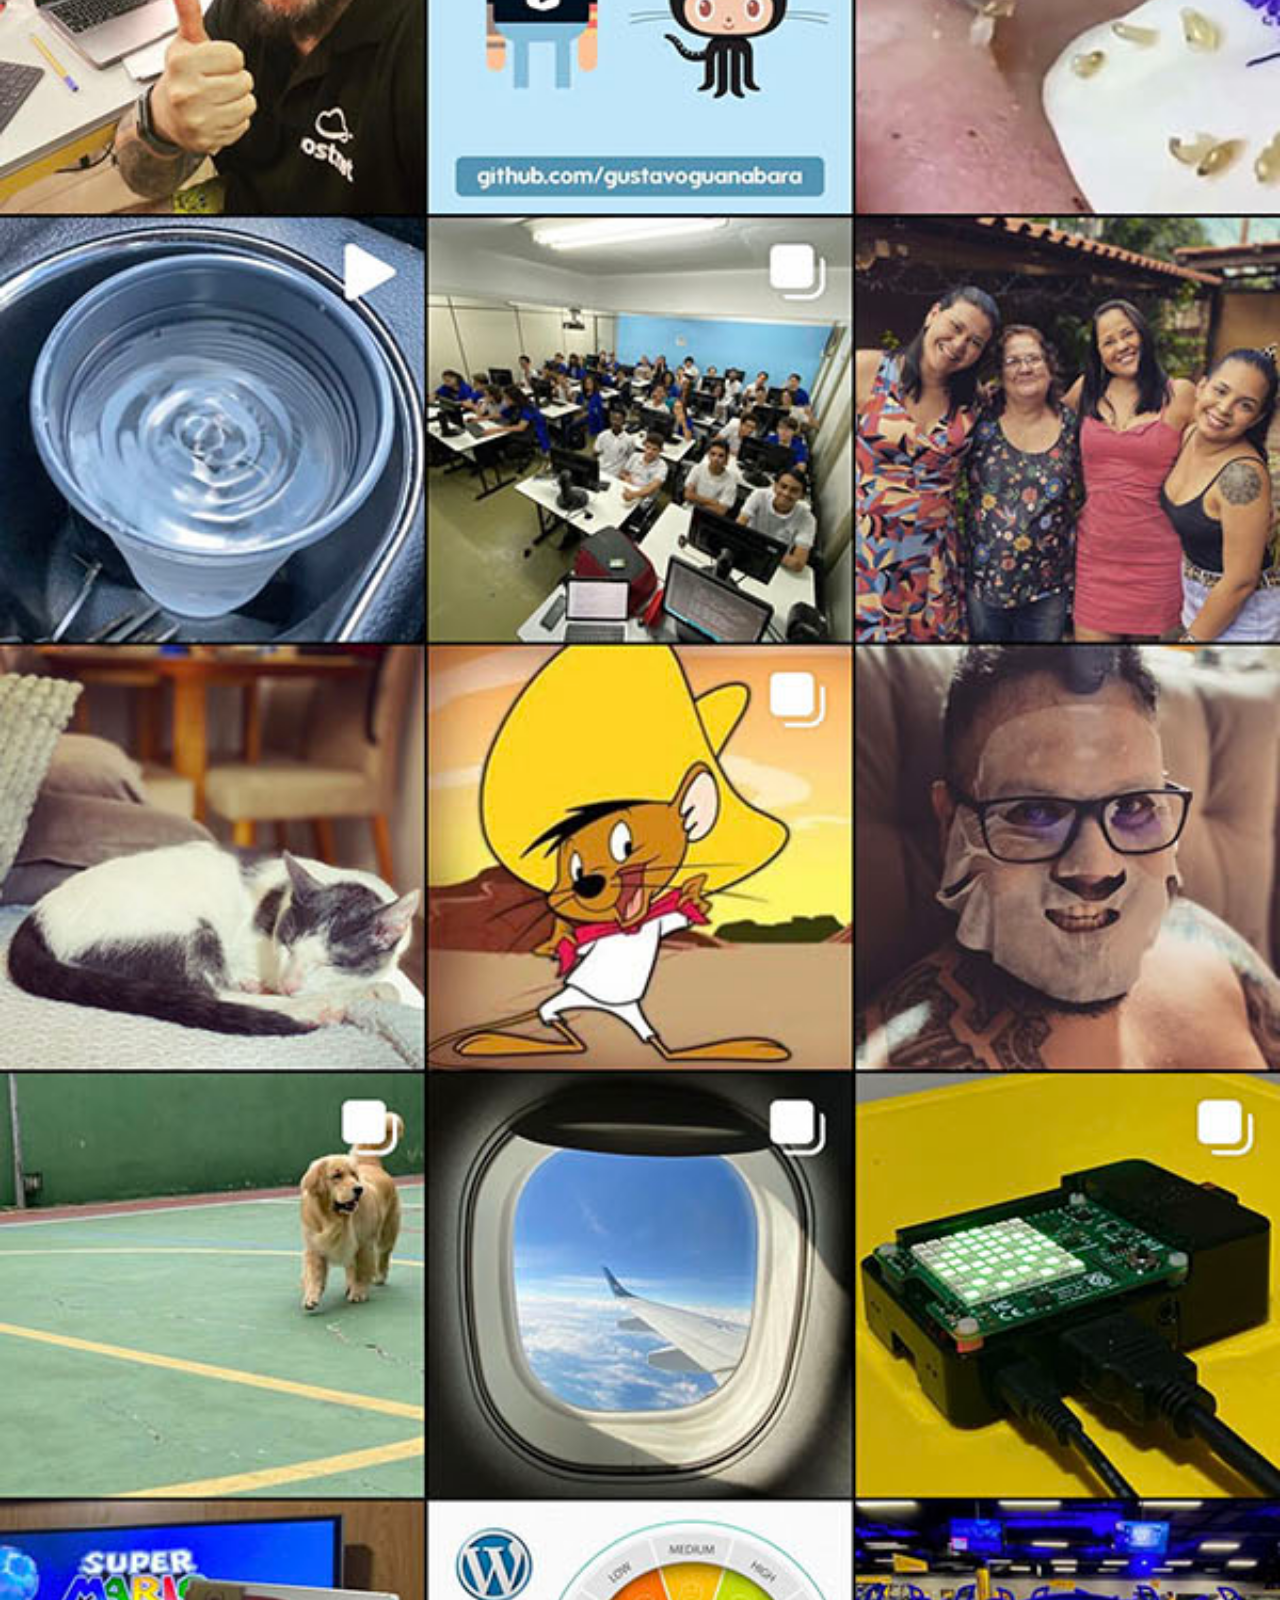
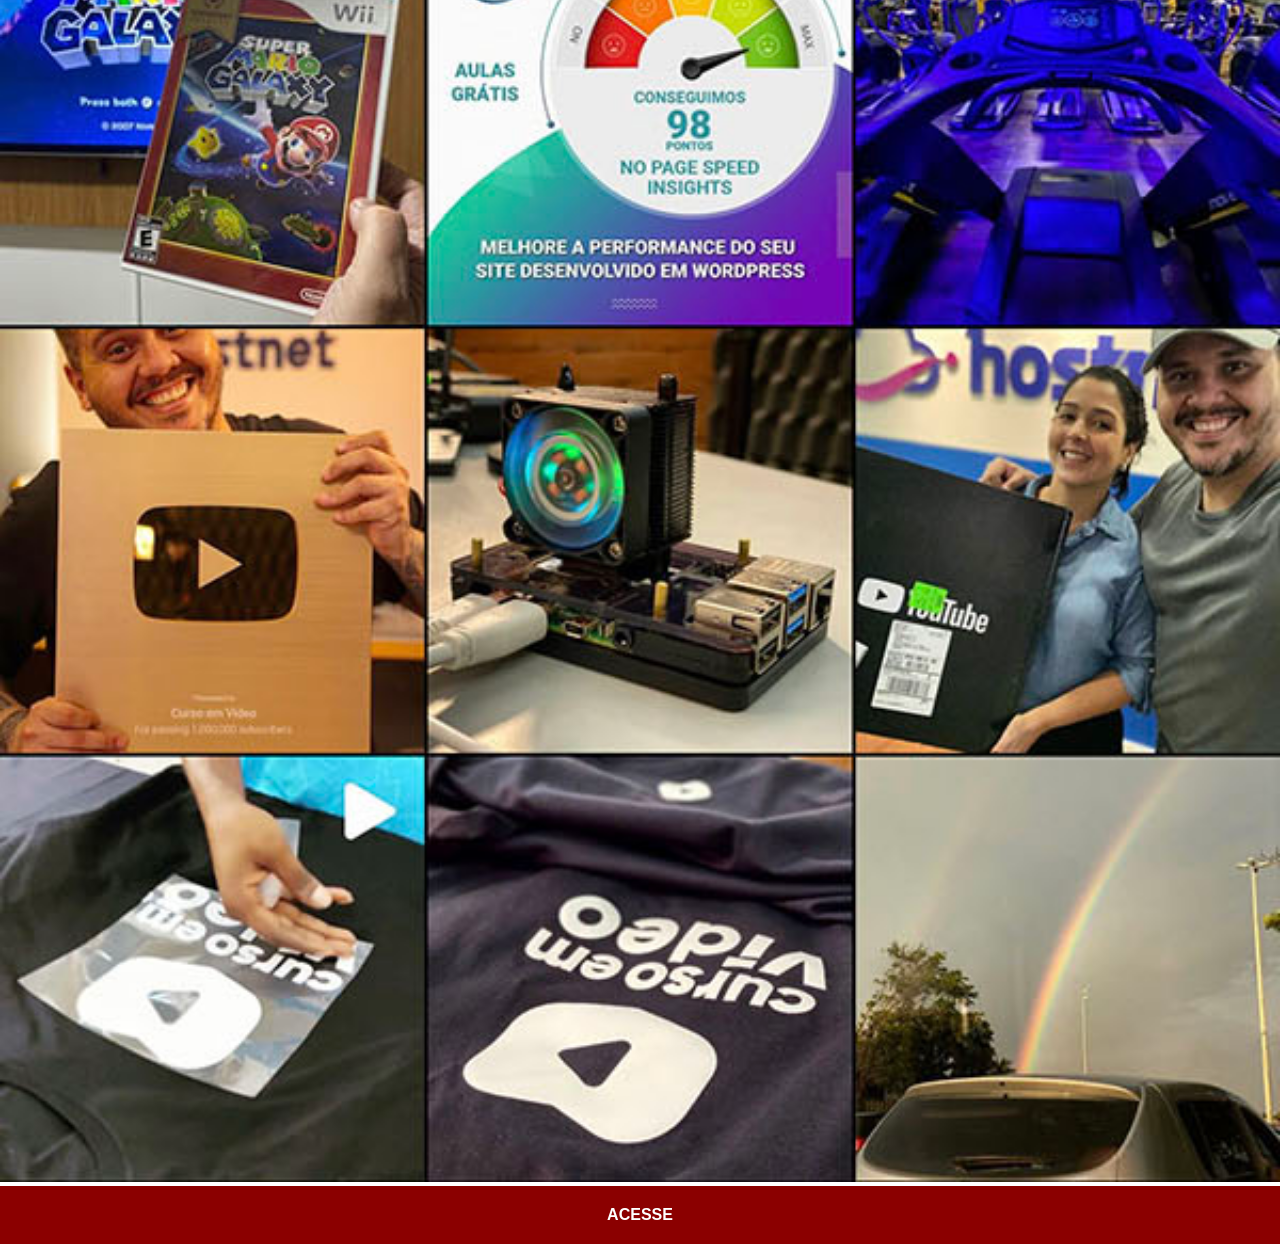
<file: telas/instagram.html>
<!DOCTYPE html>
<html lang="pt-br">
<head>
    <meta charset="UTF-8">
    <meta name="viewport" content="width=device-width, initial-scale=1.0">
    <title>Instagram</title>
    <link rel="stylesheet" href="../estilos/social.css">
</head>
<body>
    <img src="../imagens/tela-instagram.jpg" alt="Instagram">
    <a href="https://www.instagram.com/gustavoguanabara/" target="_blank" rel="external noopener noreferrer">ACESSE</a>
</body>
</html>
</file>
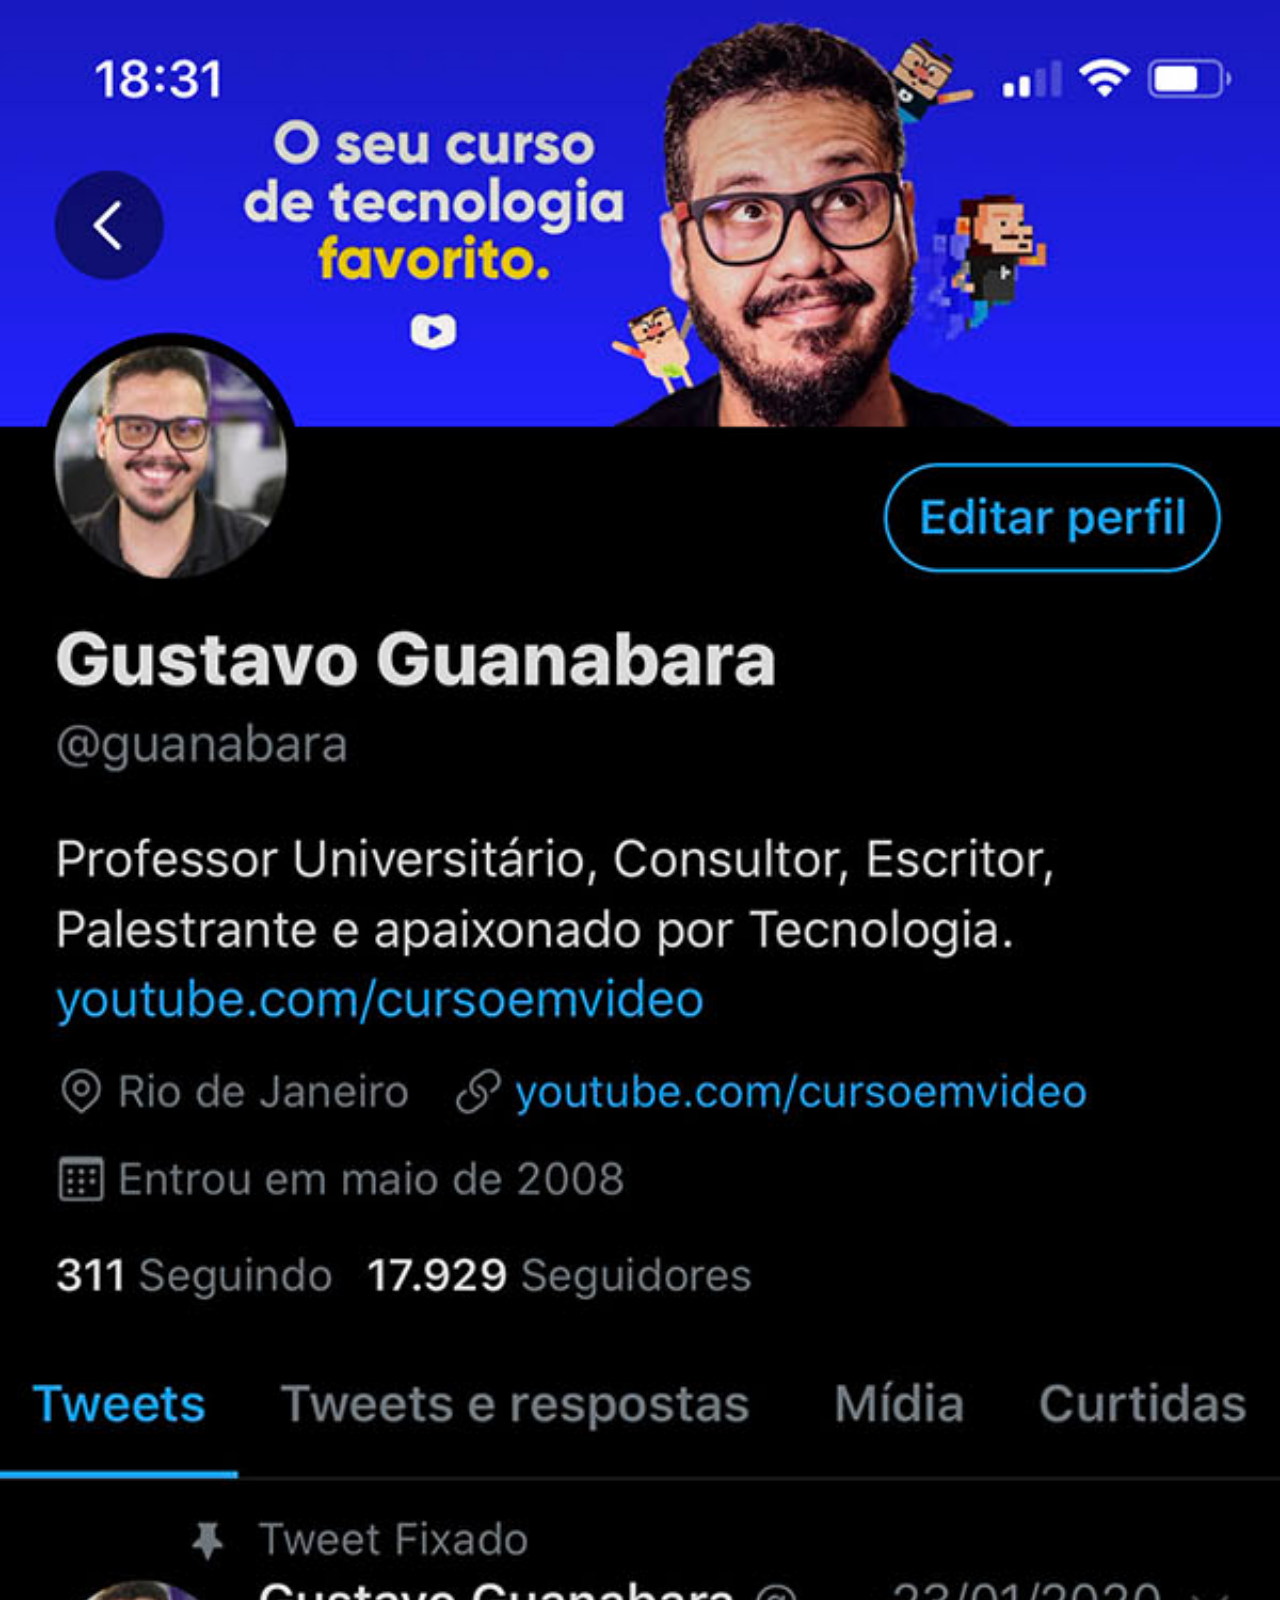
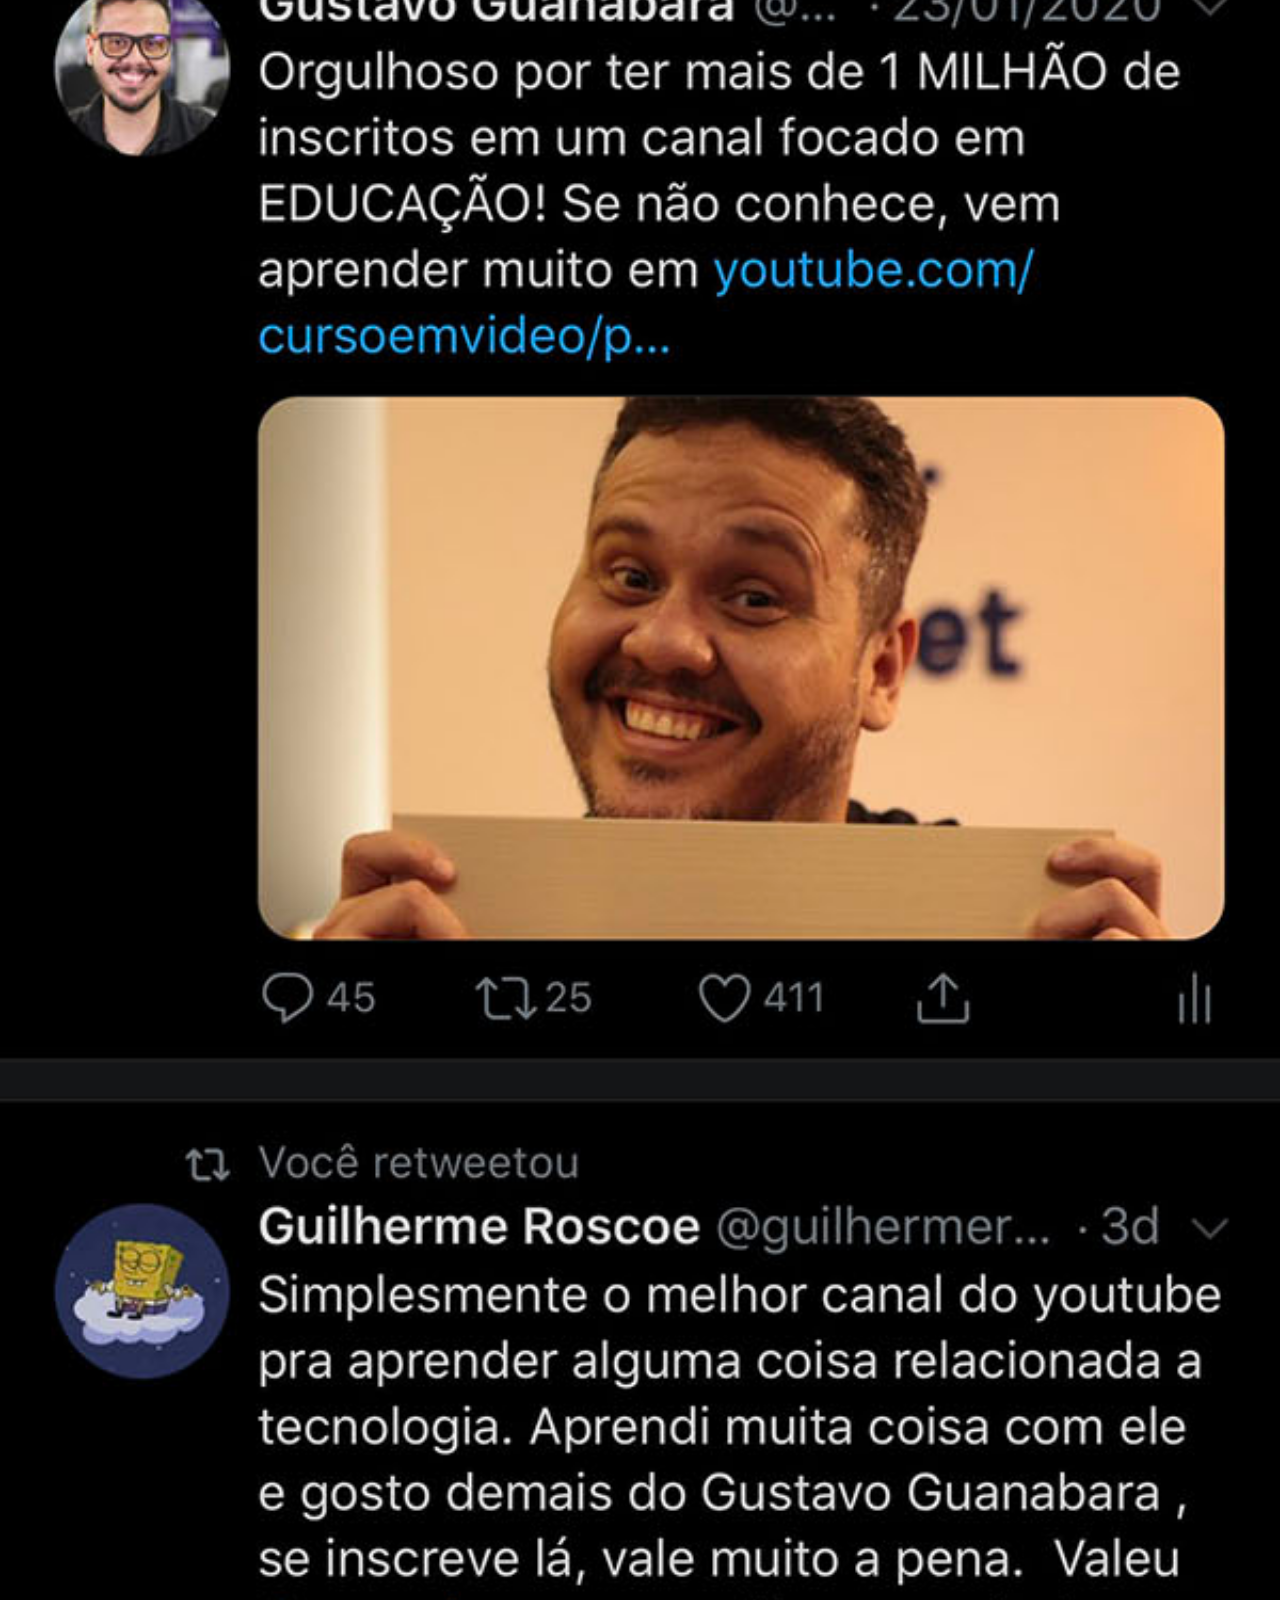
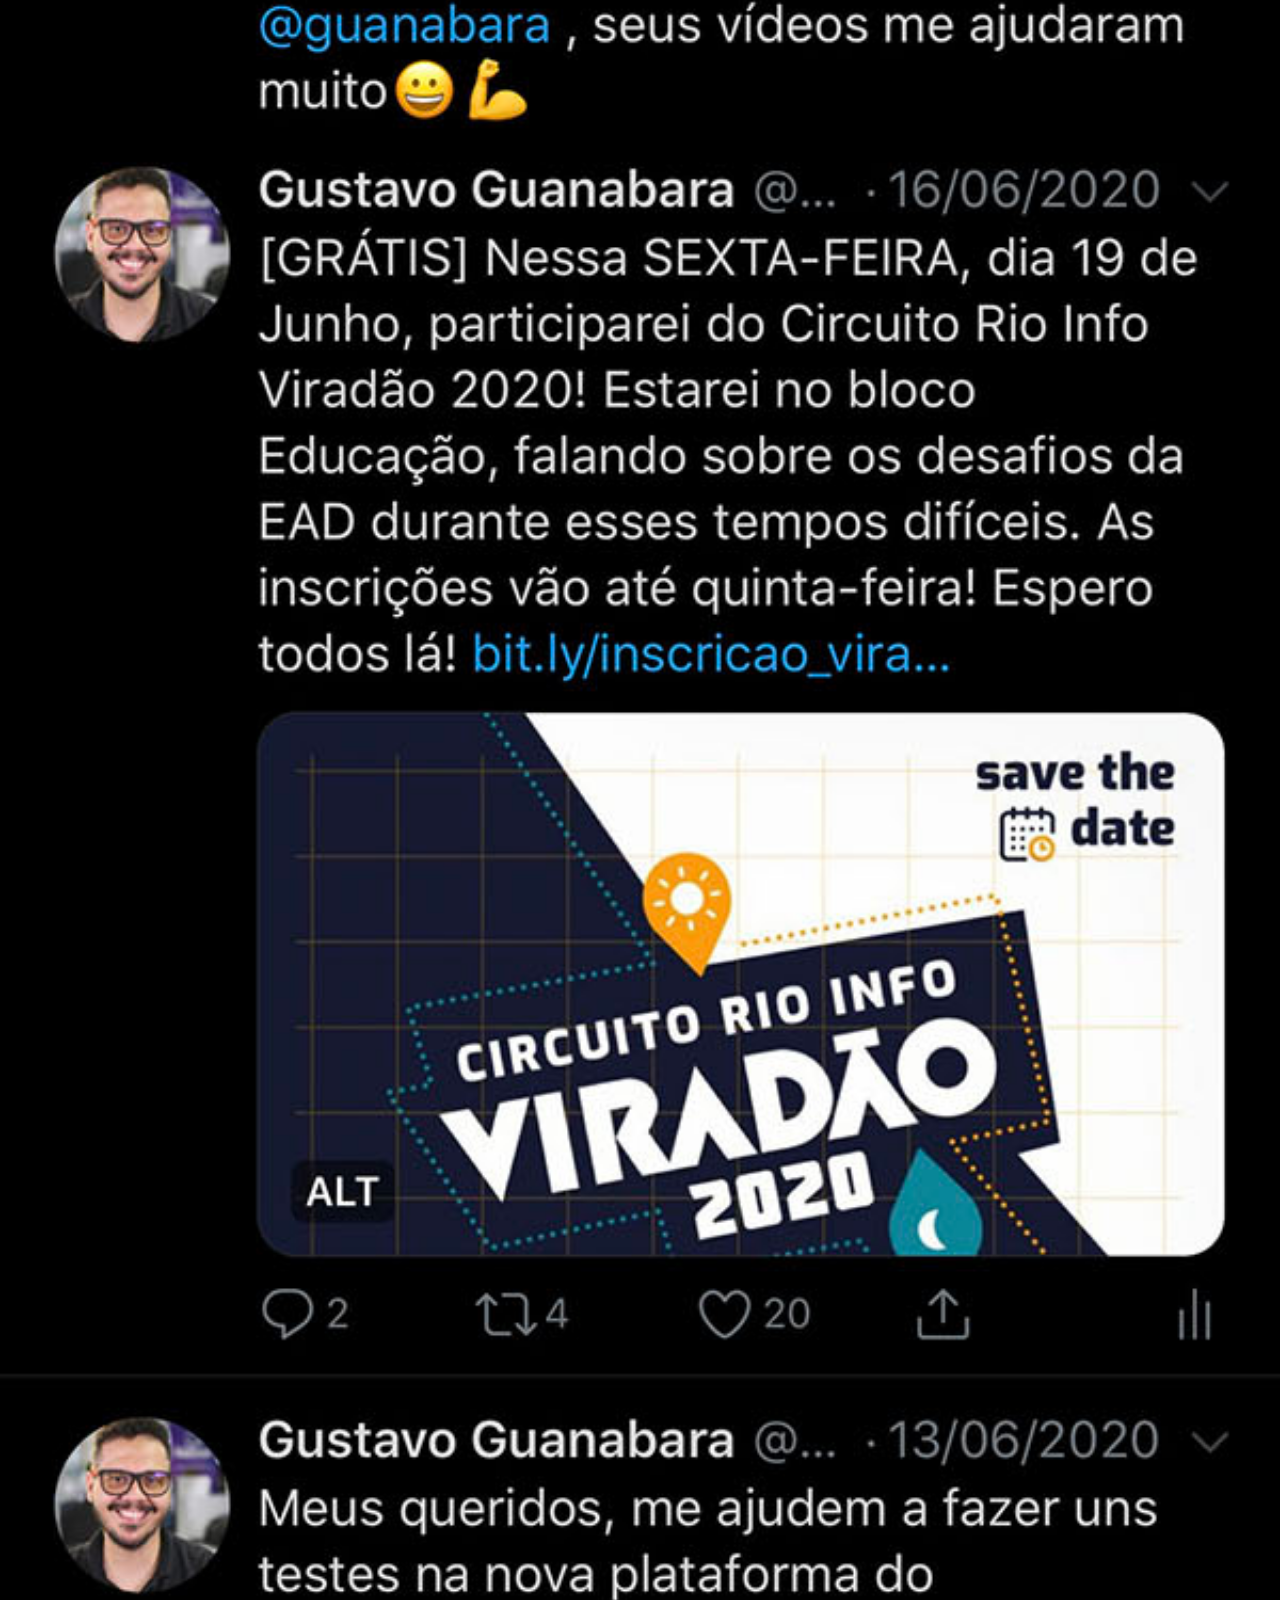
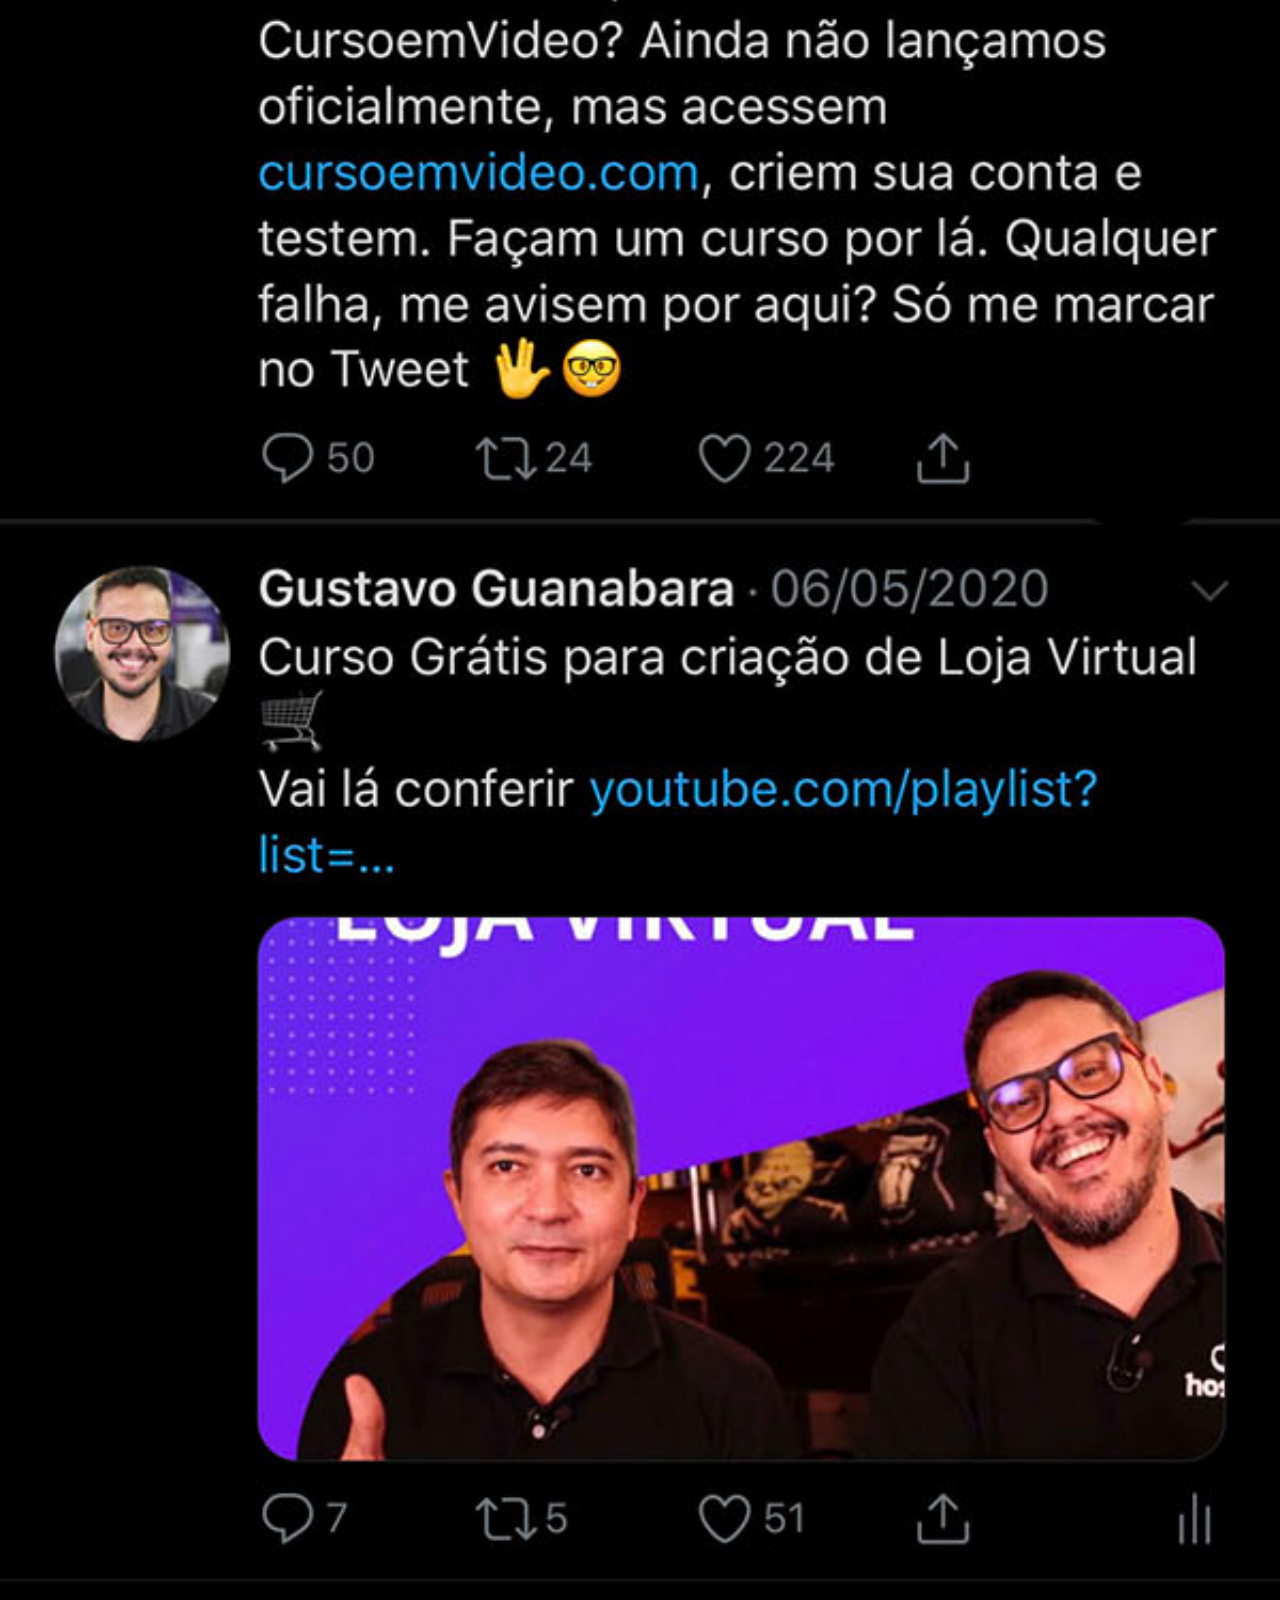
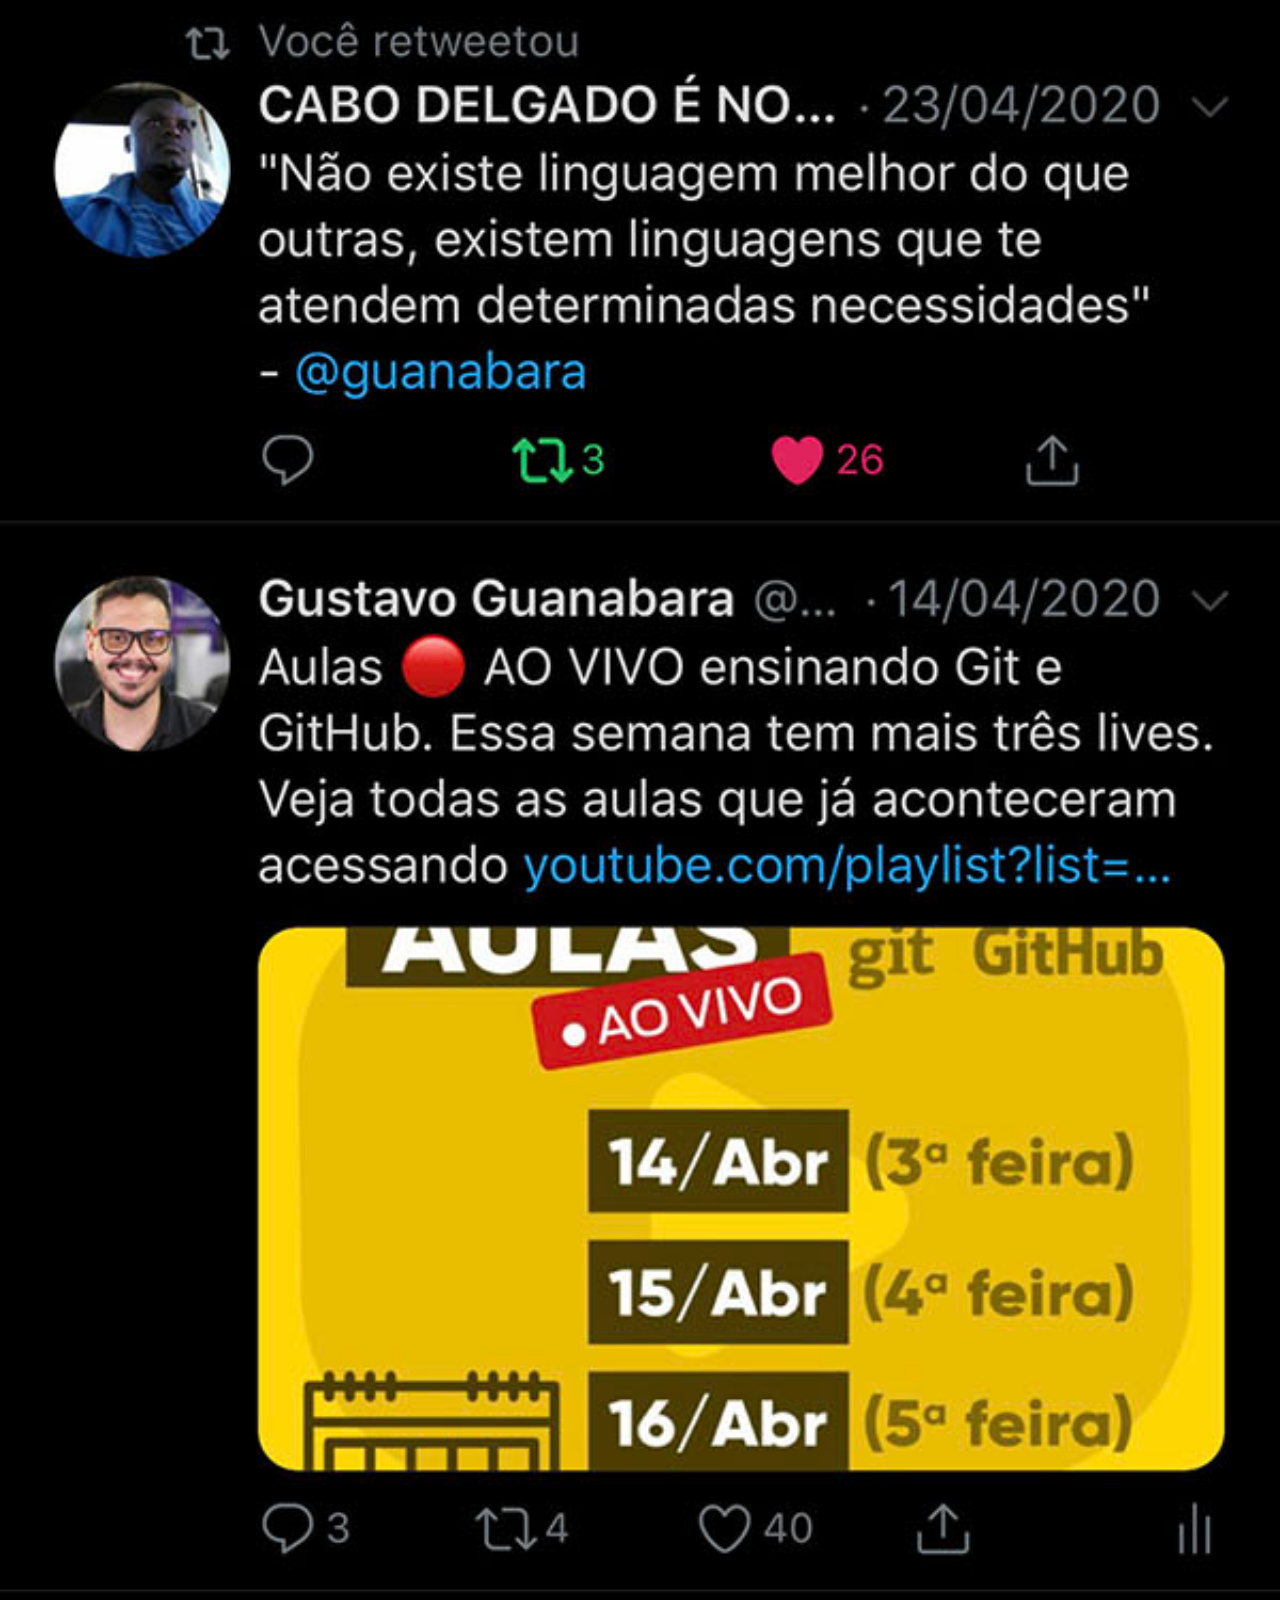
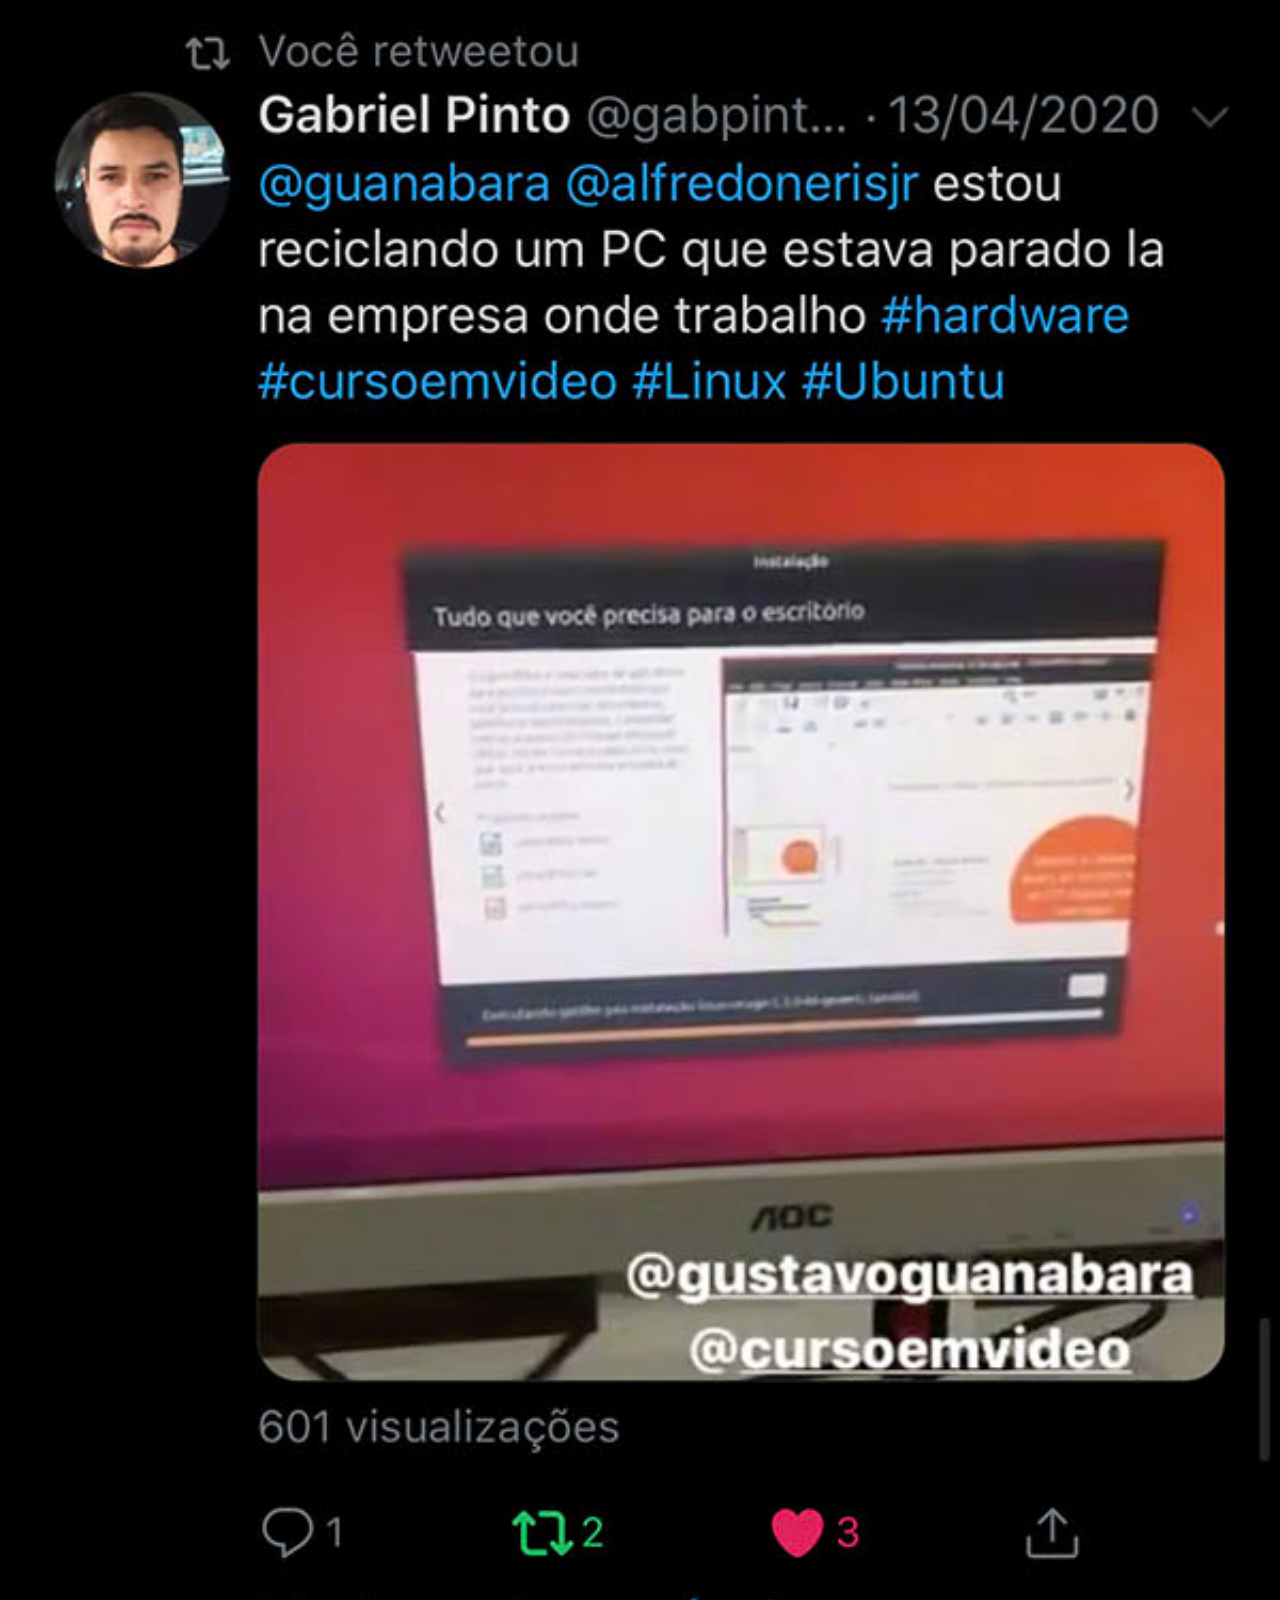
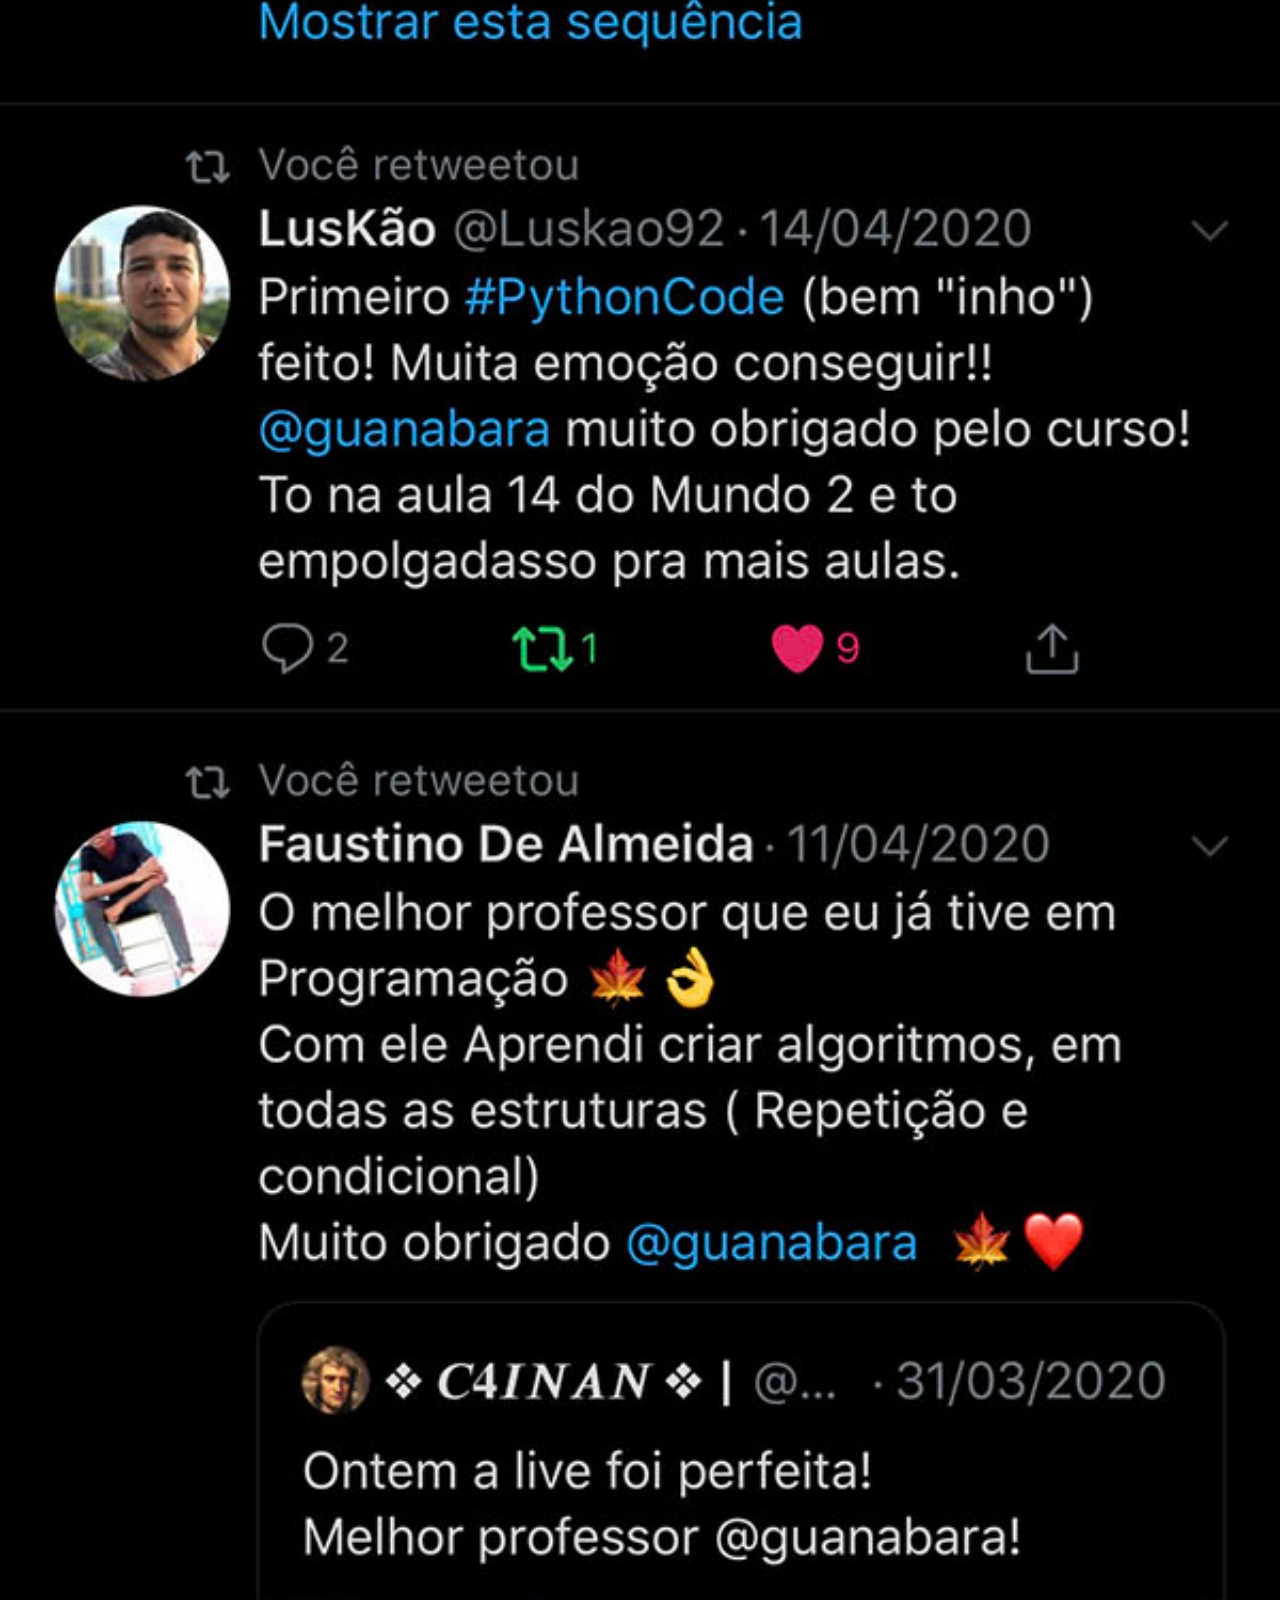
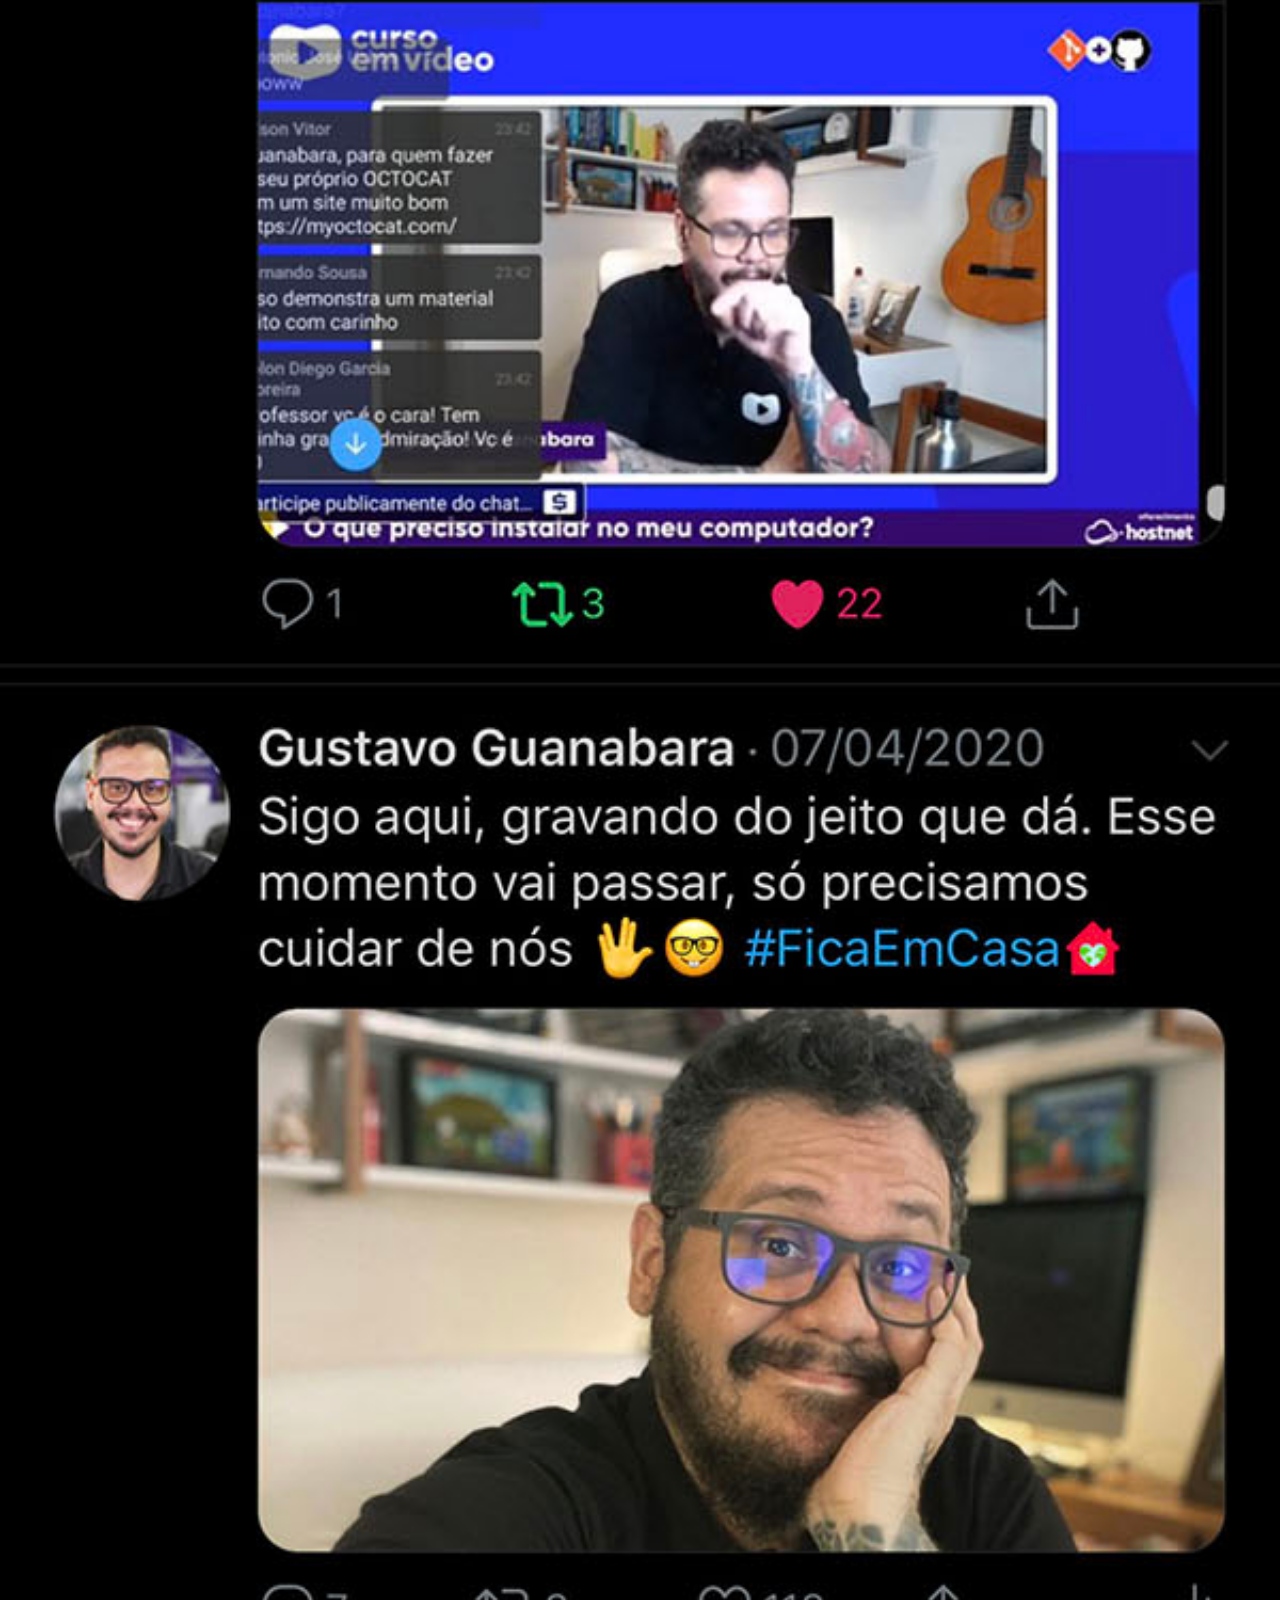
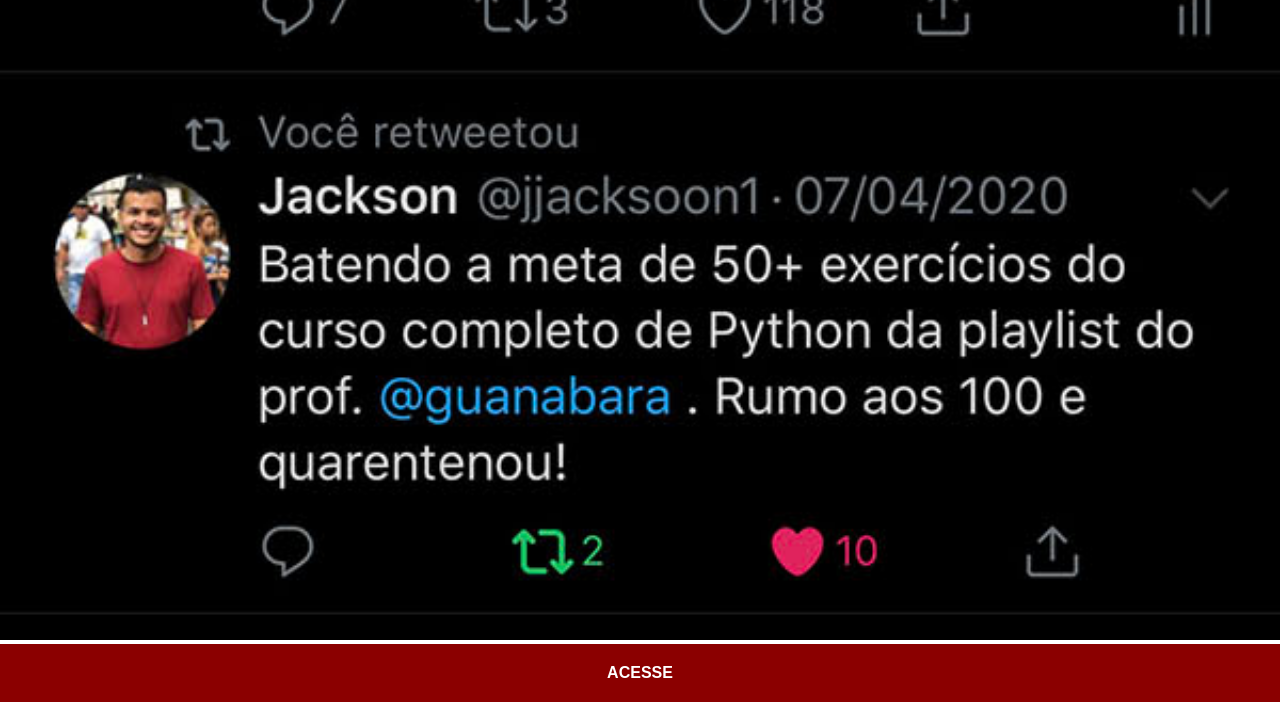
<file: telas/twitter.html>
<!DOCTYPE html>
<html lang="pt-br">
<head>
    <meta charset="UTF-8">
    <meta name="viewport" content="width=device-width, initial-scale=1.0">
    <title>Twitter</title>
    <link rel="stylesheet" href="../estilos/social.css">
</head>
<body>
    <img src="../imagens/tela-twitter.jpg" alt="Twitter">
    <a href="https://x.com/guanabara" target="_blank" rel="external noopener noreferrer">ACESSE</a>
</body>
</html>
</file>
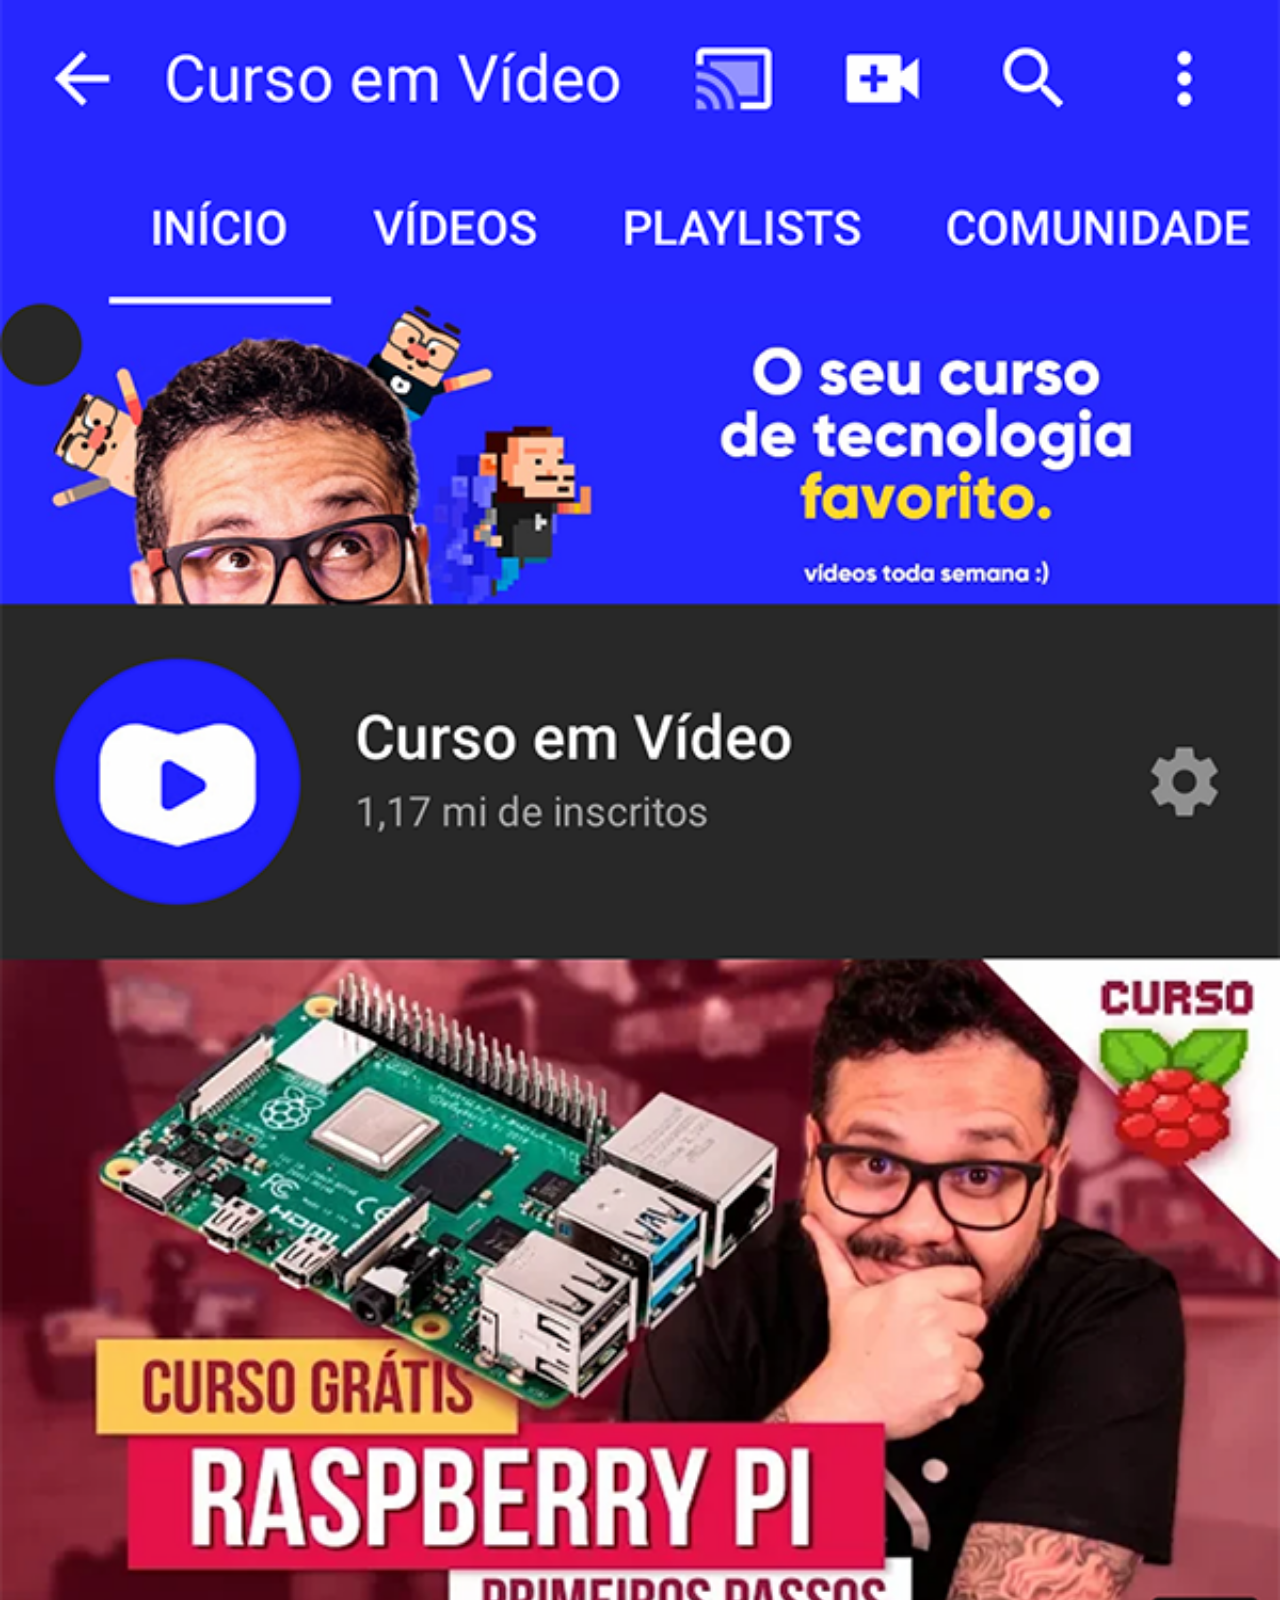
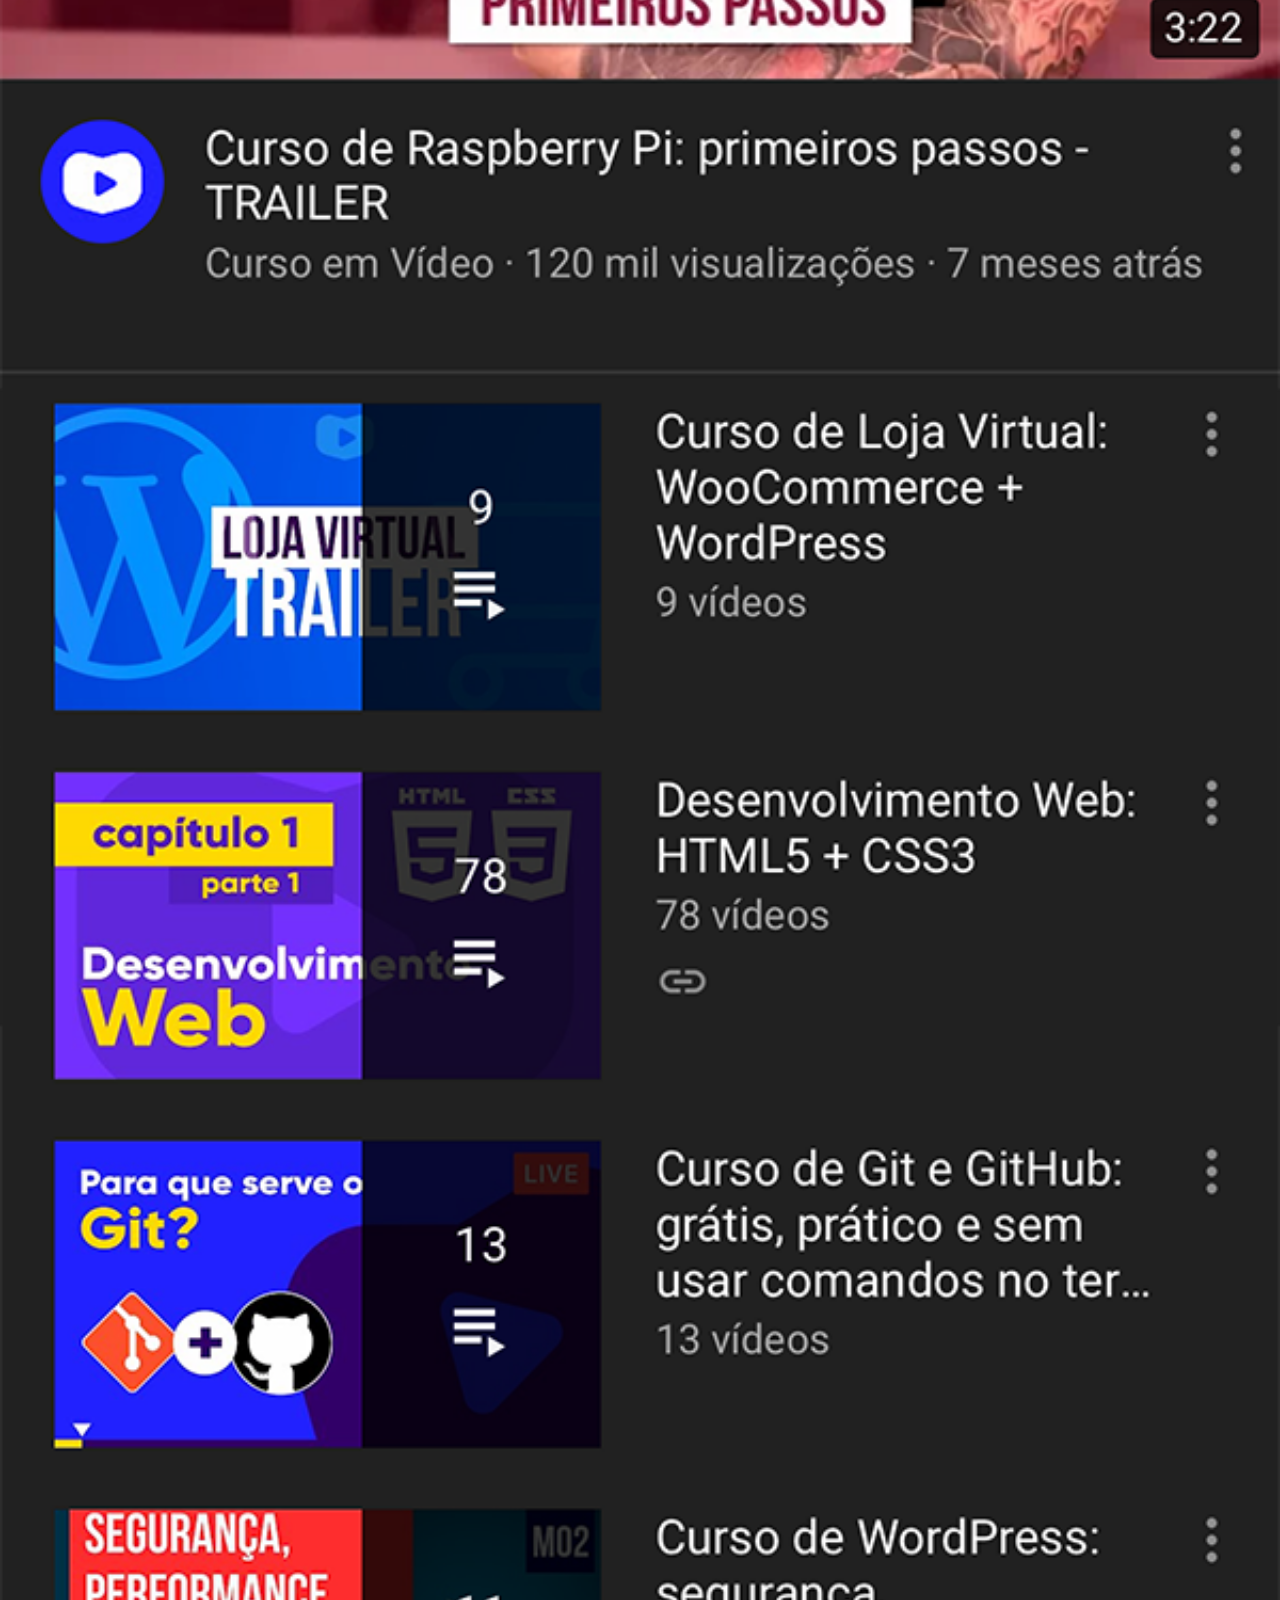
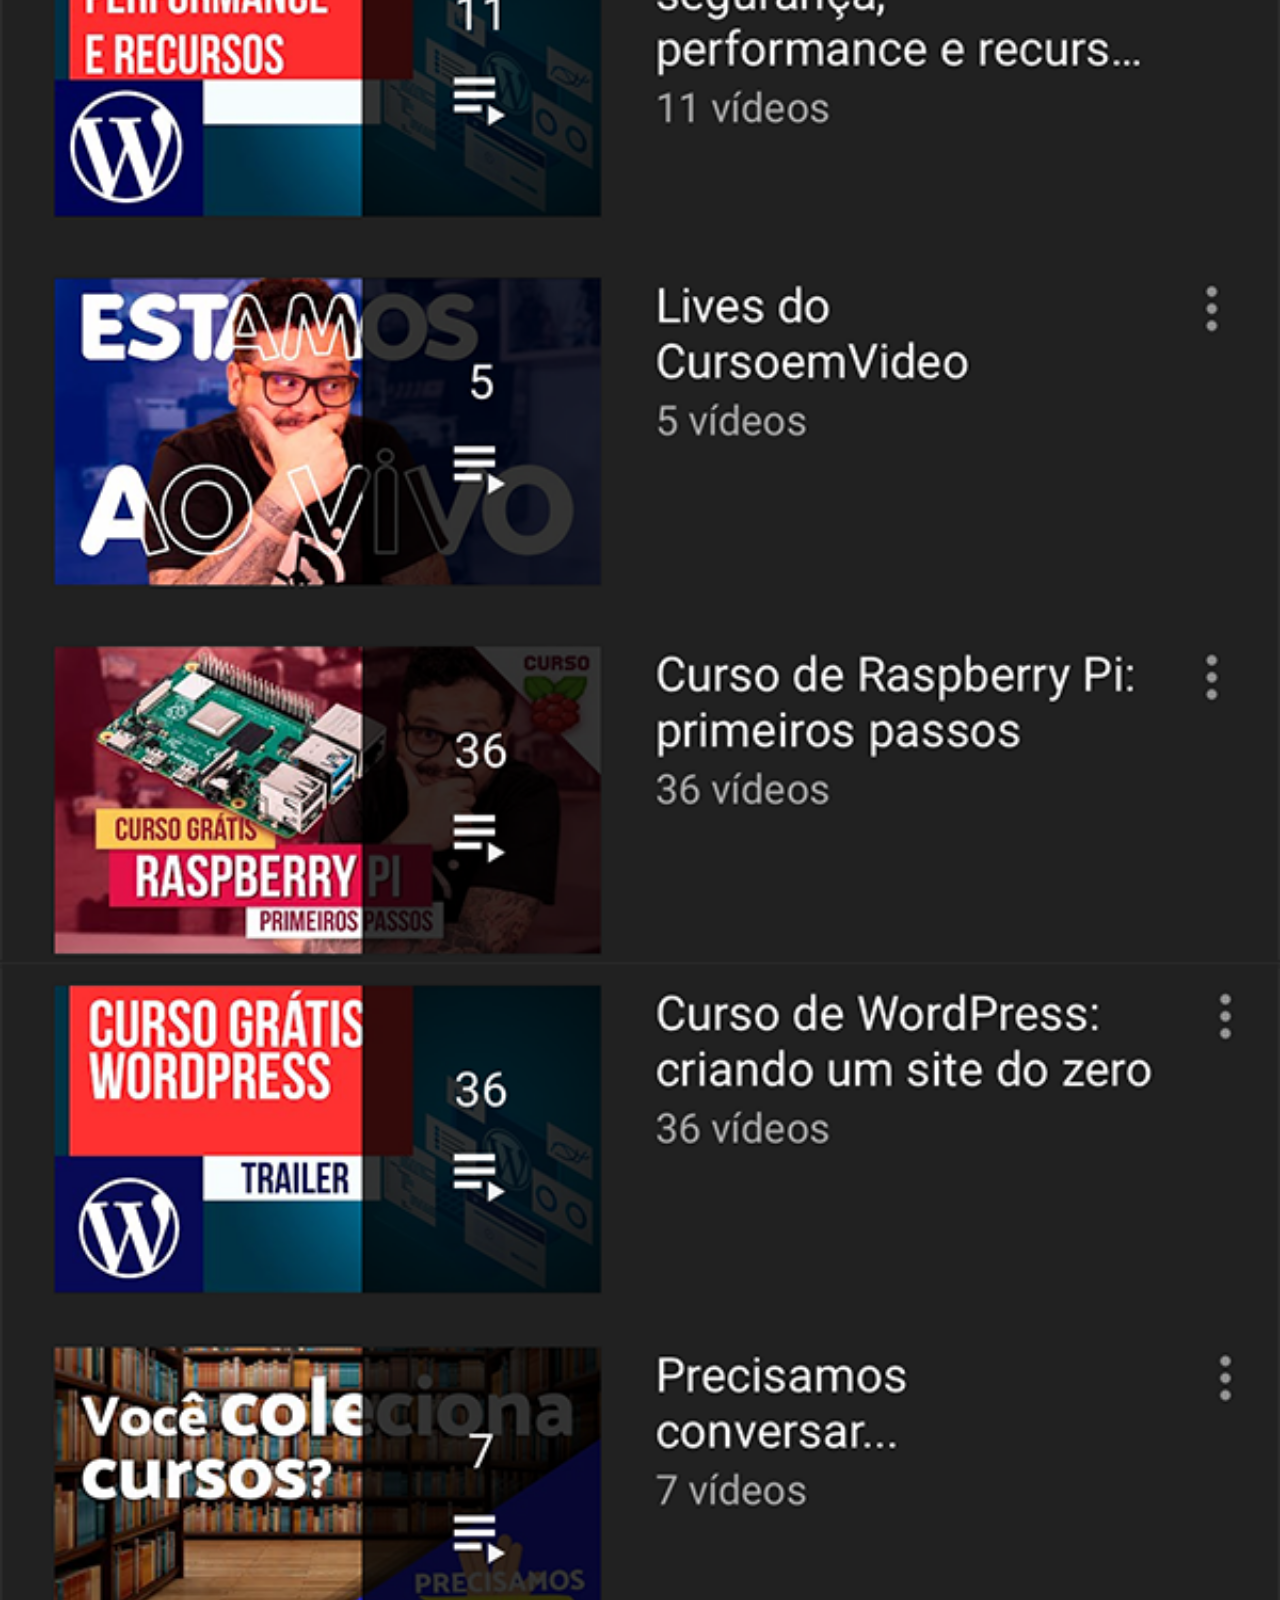
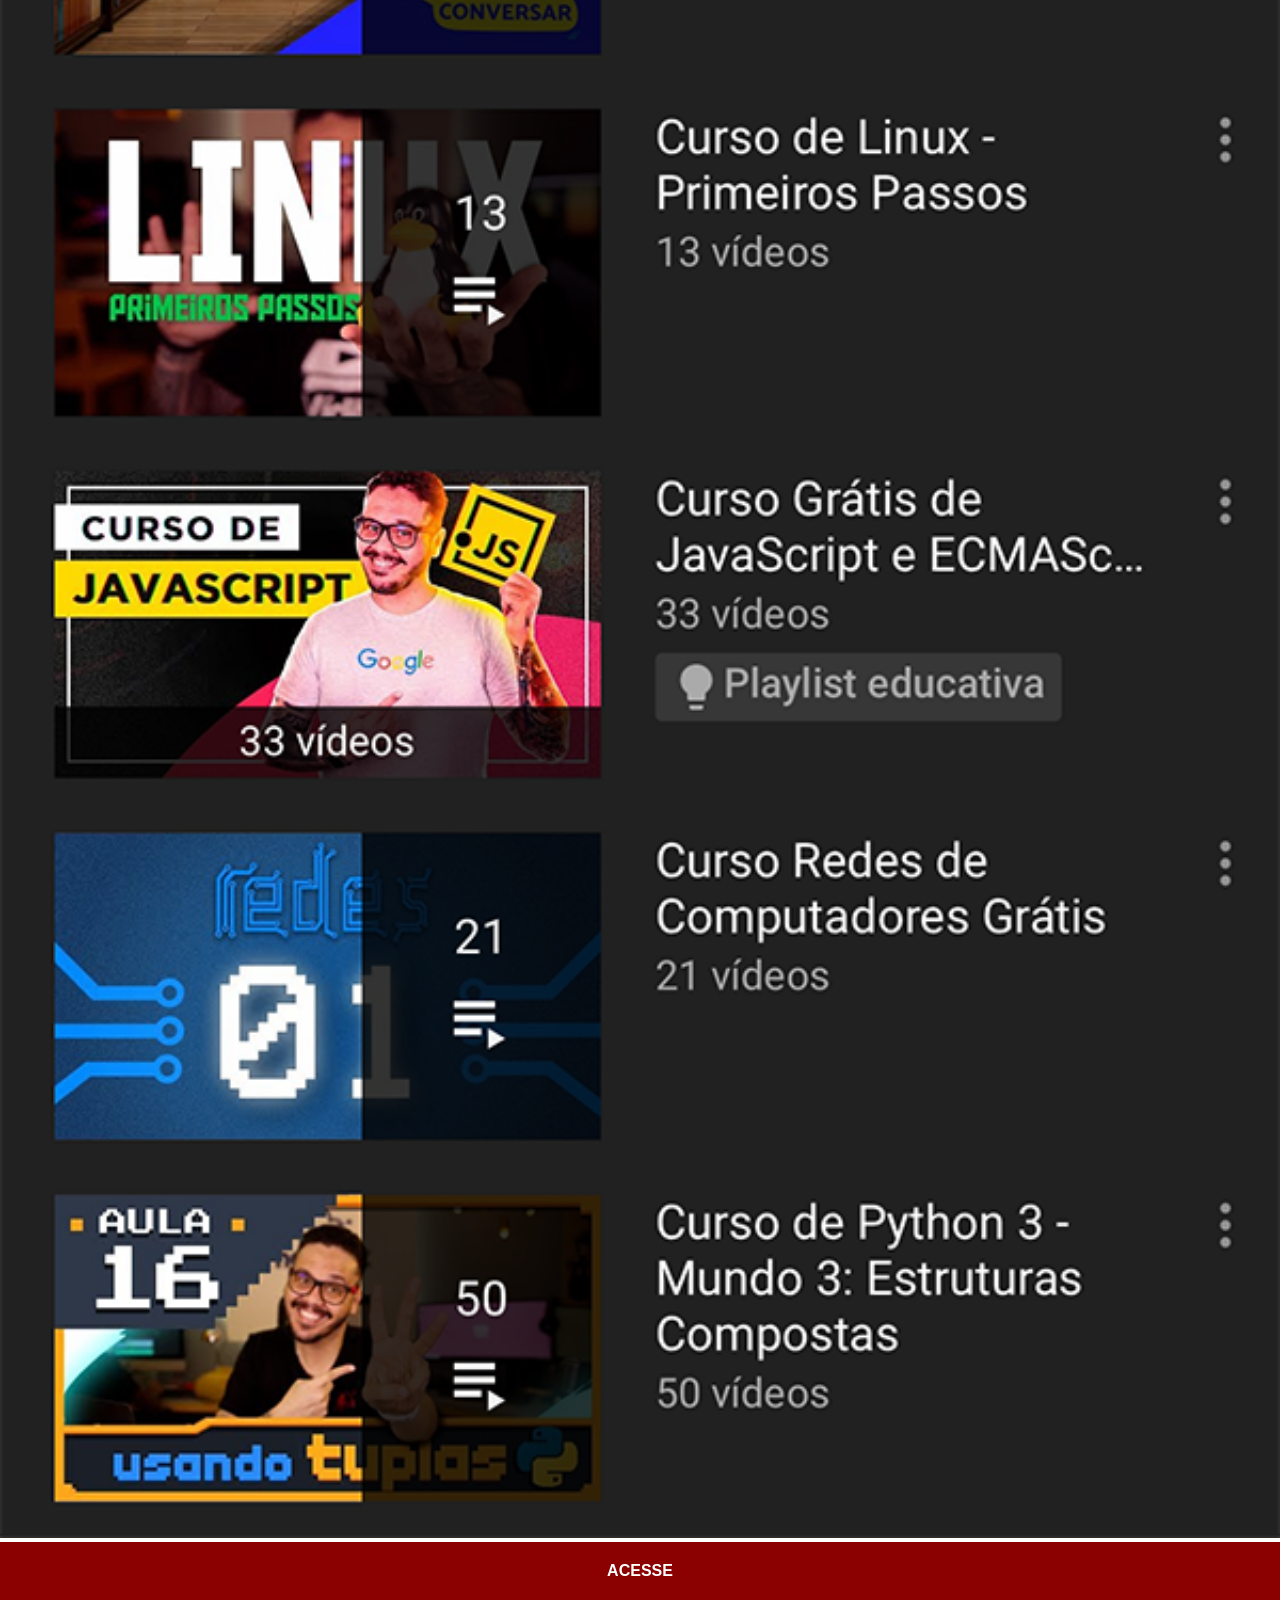
<file: telas/youtube.html>
<!DOCTYPE html>
<html lang="pt-br">
<head>
    <meta charset="UTF-8">
    <meta name="viewport" content="width=device-width, initial-scale=1.0">
    <title>Youtube</title>
    <link rel="stylesheet" href="../estilos/social.css">
</head>
<body>
    <img src="../imagens/tela-youtube.png" alt="Youtube">
    <a href="https://youtube.com/cursoemvideo" target="_blank" rel="external noopener noreferrer">ACESSE</a>
</body>
</html>
</file>
<file: estilos/style.css>
@charset "UTF-8";

* {
    padding: 0;
    margin: 0;
    font-family: Arial, Helvetica, sans-serif;
}

html, body {
    height: 100vh;
    width: 100vw;
    background-color: black;
}

body {
    background: url(../imagens/fundo-madeira.jpg) no-repeat top center;
    background-size: cover;
    background-attachment: fixed;
}

main {
    height: 100vh;
    position: relative;
}

section#telefone {
    position: absolute;
    top: 50%;
    left: 50%;
    transform: translate(-50%, -50%);

    height: 627px;
    width: 311px;
    background: url(../imagens/frame-iphone.png) no-repeat;
}
section#icones img {
    width: 50px;
    margin: 10px;
    border-radius: 50%;
    box-shadow: 2px 2px 5px rgba(0, 0, 0, 0.400);
    box-sizing: border-box;
}
section#icones {
    text-align: right;
}
section#icones img:hover {
    border: 2px solid rgba(255, 255, 255, 0.608);
    transform: translate(-3px, -3px);
    box-shadow: 5px 5px 10px rgba(0, 0, 0, 0.33);
    transition: transform 0.3s, border 1s;
}
iframe#tela {
    position: relative;
    width: 265px;
    height: 470px;
    top: 80px;
    left: 22px;
}
</file>
<file: estilos/social.css>
@charset "UTF-8";

* {
            margin: 0;
            padding: 0;
            font-family: Arial, Helvetica, sans-serif;
        }
        ::-webkit-scrollbar {
            width: 0px;
            height: 0px;
        }
        img {
            width: 100vw;
        }
        a {
            display: block;
            background-color: darkred;
            color: white;
            padding: 20px;
            text-align: center;
            font-weight: bolder;
            text-decoration: none;
        }
        a:hover {
            background-color: red;
        }
</file>
